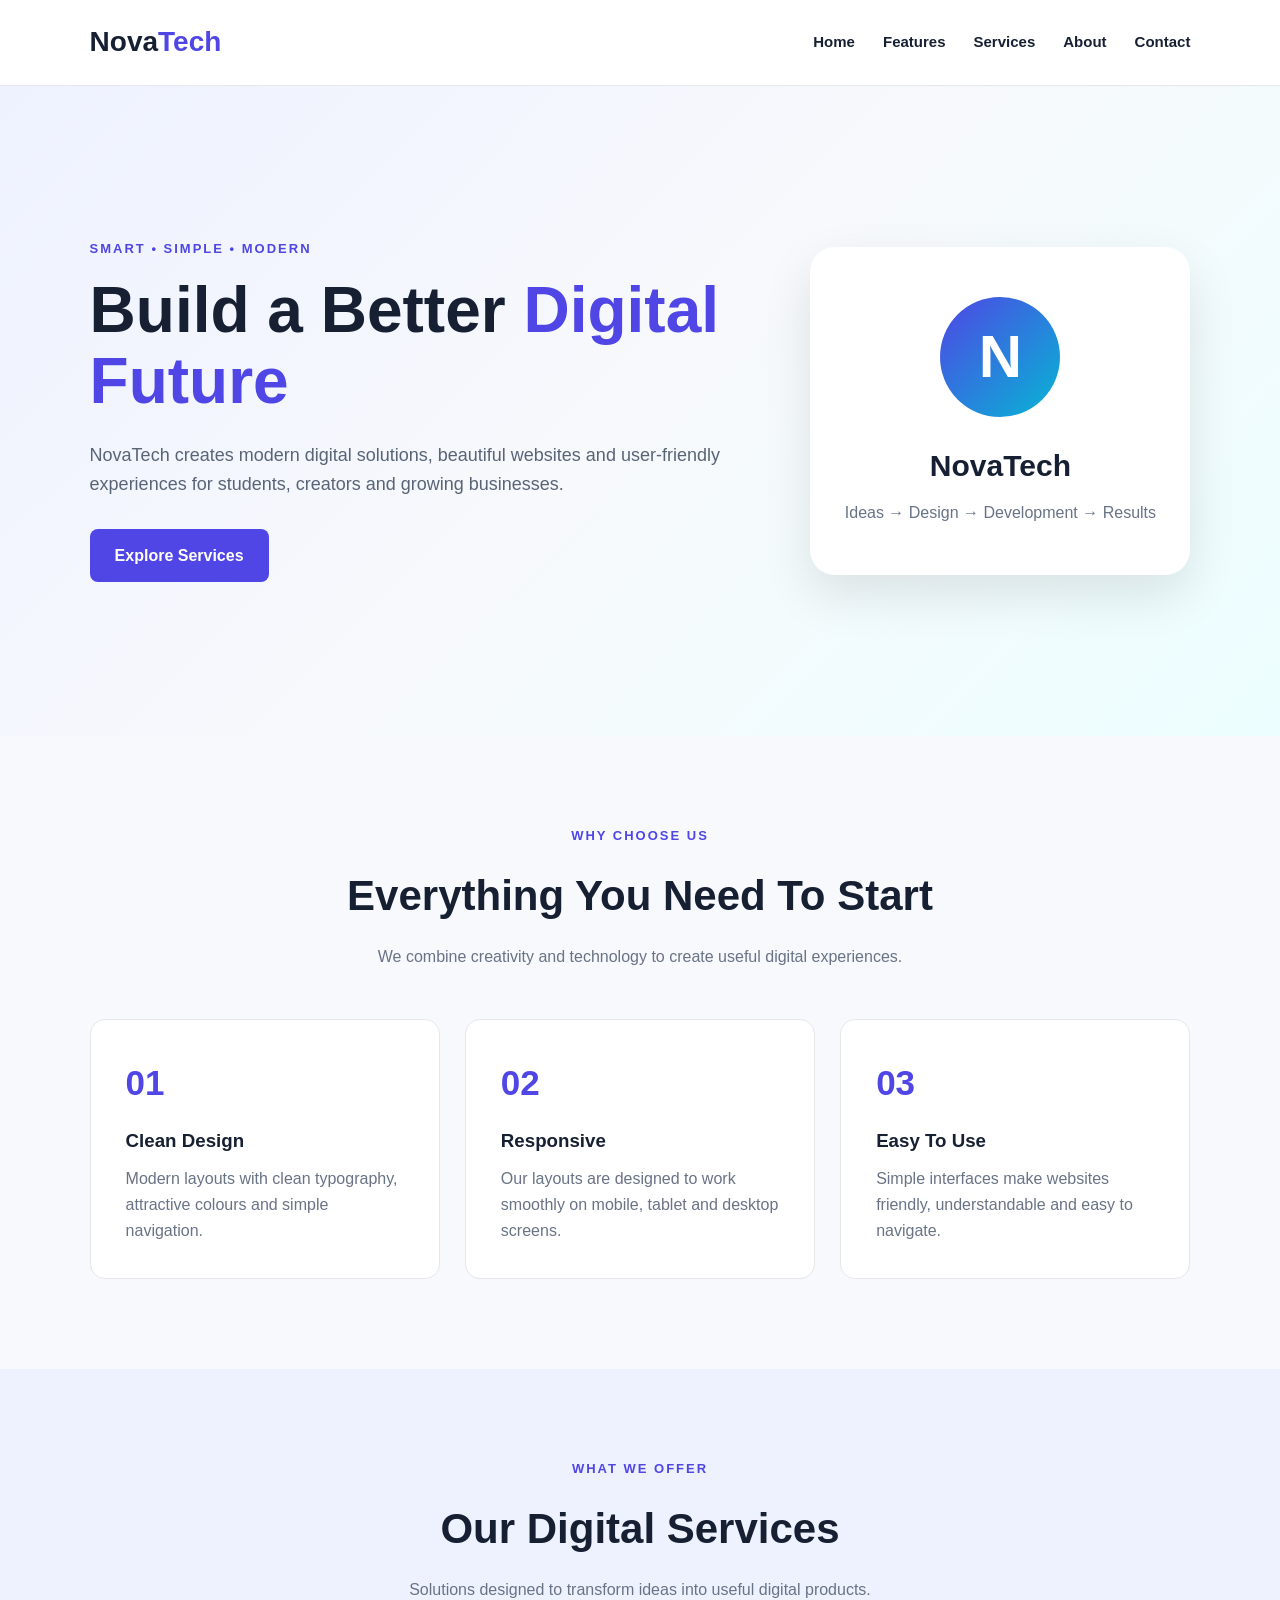
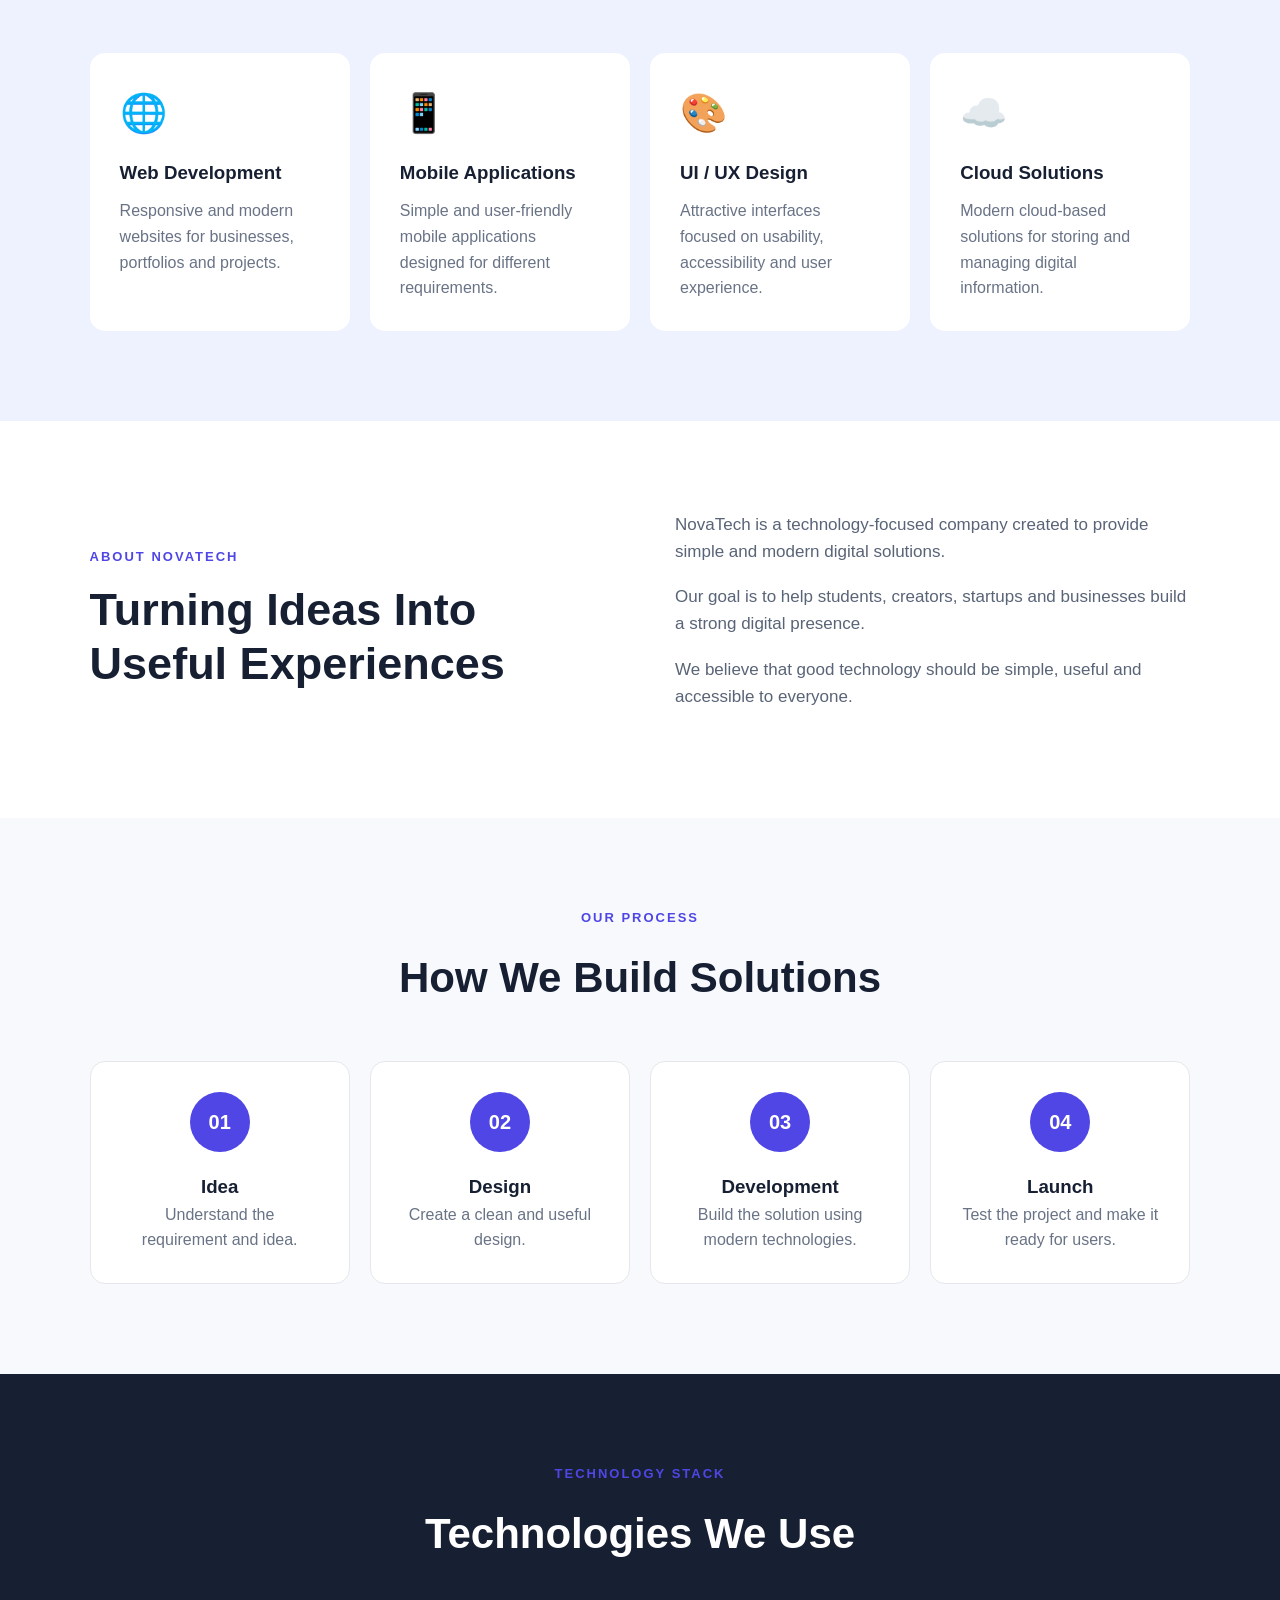
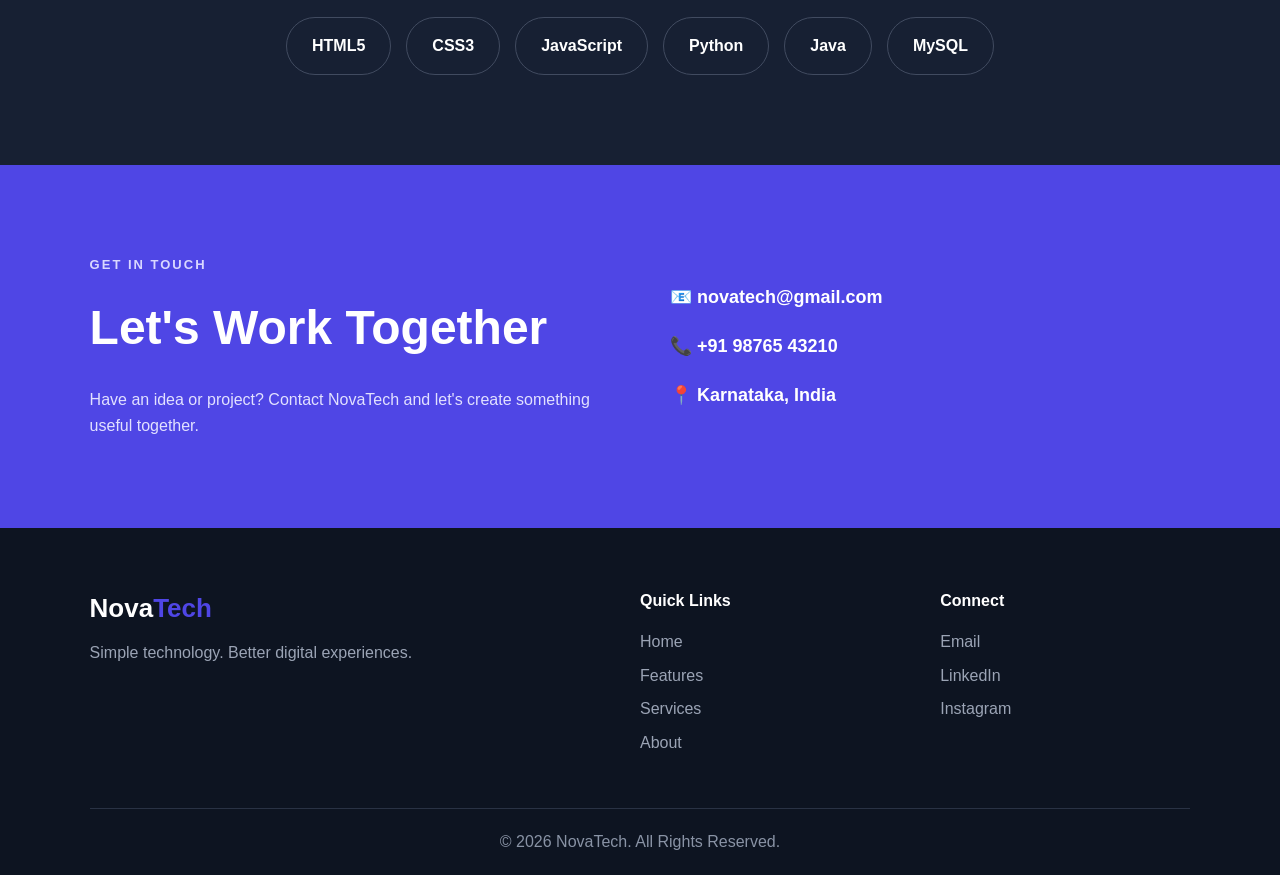
<file: Task 1/index.html>
<!DOCTYPE html>
<html lang="en">

<head>
    <meta charset="UTF-8">

    <meta name="viewport"
          content="width=device-width, initial-scale=1.0">

    <title>NovaTech - Digital Solutions</title>

    <link rel="stylesheet" href="style.css">
</head>

<body>

    <!-- ================= NAVIGATION ================= -->

    <header class="navbar">

        <div class="logo">
            Nova<span>Tech</span>
        </div>

        <nav>
            <a href="#home">Home</a>
            <a href="#features">Features</a>
            <a href="#services">Services</a>
            <a href="#about">About</a>
            <a href="#contact">Contact</a>
        </nav>

    </header>


    <!-- ================= HERO ================= -->

    <section id="home" class="hero">

        <div class="hero-content">

            <p class="tagline">
                SMART • SIMPLE • MODERN
            </p>

            <h1>
                Build a Better
                <span>Digital Future</span>
            </h1>

            <p class="hero-text">
                NovaTech creates modern digital solutions,
                beautiful websites and user-friendly experiences
                for students, creators and growing businesses.
            </p>

            <a href="#services" class="btn">
                Explore Services
            </a>

        </div>


        <div class="hero-card">

            <div class="circle">
                N
            </div>

            <h2>NovaTech</h2>

            <p>
                Ideas → Design → Development → Results
            </p>

        </div>

    </section>


    <!-- ================= FEATURES ================= -->

    <section id="features" class="section">

        <div class="section-title">

            <p class="tagline">
                WHY CHOOSE US
            </p>

            <h2>
                Everything You Need To Start
            </h2>

            <p>
                We combine creativity and technology to
                create useful digital experiences.
            </p>

        </div>


        <div class="cards">

            <div class="card">

                <span>01</span>

                <h3>Clean Design</h3>

                <p>
                    Modern layouts with clean typography,
                    attractive colours and simple navigation.
                </p>

            </div>


            <div class="card">

                <span>02</span>

                <h3>Responsive</h3>

                <p>
                    Our layouts are designed to work smoothly
                    on mobile, tablet and desktop screens.
                </p>

            </div>


            <div class="card">

                <span>03</span>

                <h3>Easy To Use</h3>

                <p>
                    Simple interfaces make websites friendly,
                    understandable and easy to navigate.
                </p>

            </div>

        </div>

    </section>


    <!-- ================= SERVICES ================= -->

    <section id="services" class="section services">

        <div class="section-title">

            <p class="tagline">
                WHAT WE OFFER
            </p>

            <h2>
                Our Digital Services
            </h2>

            <p>
                Solutions designed to transform ideas into
                useful digital products.
            </p>

        </div>


        <div class="service-grid">

            <div class="service">

                <div class="icon">🌐</div>

                <h3>Web Development</h3>

                <p>
                    Responsive and modern websites for
                    businesses, portfolios and projects.
                </p>

            </div>


            <div class="service">

                <div class="icon">📱</div>

                <h3>Mobile Applications</h3>

                <p>
                    Simple and user-friendly mobile applications
                    designed for different requirements.
                </p>

            </div>


            <div class="service">

                <div class="icon">🎨</div>

                <h3>UI / UX Design</h3>

                <p>
                    Attractive interfaces focused on usability,
                    accessibility and user experience.
                </p>

            </div>


            <div class="service">

                <div class="icon">☁️</div>

                <h3>Cloud Solutions</h3>

                <p>
                    Modern cloud-based solutions for storing
                    and managing digital information.
                </p>

            </div>

        </div>

    </section>


    <!-- ================= ABOUT ================= -->

    <section id="about" class="section about">

        <div class="about-content">

            <div>

                <p class="tagline">
                    ABOUT NOVATECH
                </p>

                <h2>
                    Turning Ideas Into
                    Useful Experiences
                </h2>

            </div>


            <div class="about-text">

                <p>
                    NovaTech is a technology-focused company
                    created to provide simple and modern digital
                    solutions.
                </p>

                <p>
                    Our goal is to help students, creators,
                    startups and businesses build a strong
                    digital presence.
                </p>

                <p>
                    We believe that good technology should be
                    simple, useful and accessible to everyone.
                </p>

            </div>

        </div>

    </section>


    <!-- ================= PROCESS ================= -->

    <section class="section">

        <div class="section-title">

            <p class="tagline">
                OUR PROCESS
            </p>

            <h2>
                How We Build Solutions
            </h2>

        </div>


        <div class="process">

            <div class="process-box">

                <strong>01</strong>

                <h3>Idea</h3>

                <p>
                    Understand the requirement and idea.
                </p>

            </div>


            <div class="process-box">

                <strong>02</strong>

                <h3>Design</h3>

                <p>
                    Create a clean and useful design.
                </p>

            </div>


            <div class="process-box">

                <strong>03</strong>

                <h3>Development</h3>

                <p>
                    Build the solution using modern technologies.
                </p>

            </div>


            <div class="process-box">

                <strong>04</strong>

                <h3>Launch</h3>

                <p>
                    Test the project and make it ready for users.
                </p>

            </div>

        </div>

    </section>


    <!-- ================= TECHNOLOGIES ================= -->

    <section class="technology">

        <div class="section-title">

            <p class="tagline">
                TECHNOLOGY STACK
            </p>

            <h2>
                Technologies We Use
            </h2>

        </div>


        <div class="tech-list">

            <span>HTML5</span>
            <span>CSS3</span>
            <span>JavaScript</span>
            <span>Python</span>
            <span>Java</span>
            <span>MySQL</span>

        </div>

    </section>


    <!-- ================= CONTACT ================= -->

    <section id="contact" class="contact">

        <div>

            <p class="tagline">
                GET IN TOUCH
            </p>

            <h2>
                Let's Work Together
            </h2>

            <p>
                Have an idea or project? Contact NovaTech
                and let's create something useful together.
            </p>

        </div>


        <div class="contact-info">

            <p>
                📧 novatech@gmail.com
            </p>

            <p>
                📞 +91 98765 43210
            </p>

            <p>
                📍 Karnataka, India
            </p>

        </div>

    </section>


    <!-- ================= FOOTER ================= -->

    <footer>

        <div class="footer-content">

            <div>

                <h3>
                    Nova<span>Tech</span>
                </h3>

                <p>
                    Simple technology.
                    Better digital experiences.
                </p>

            </div>


            <div>

                <h4>Quick Links</h4>

                <a href="#home">Home</a>
                <a href="#features">Features</a>
                <a href="#services">Services</a>
                <a href="#about">About</a>

            </div>


            <div>

                <h4>Connect</h4>

                <a href="mailto:novatech@gmail.com">
                    Email
                </a>

                <a href="#">
                    LinkedIn
                </a>

                <a href="#">
                    Instagram
                </a>

            </div>

        </div>


        <div class="copyright">

            <p>
                © 2026 NovaTech. All Rights Reserved.
            </p>

        </div>

    </footer>

</body>

</html>
</file>
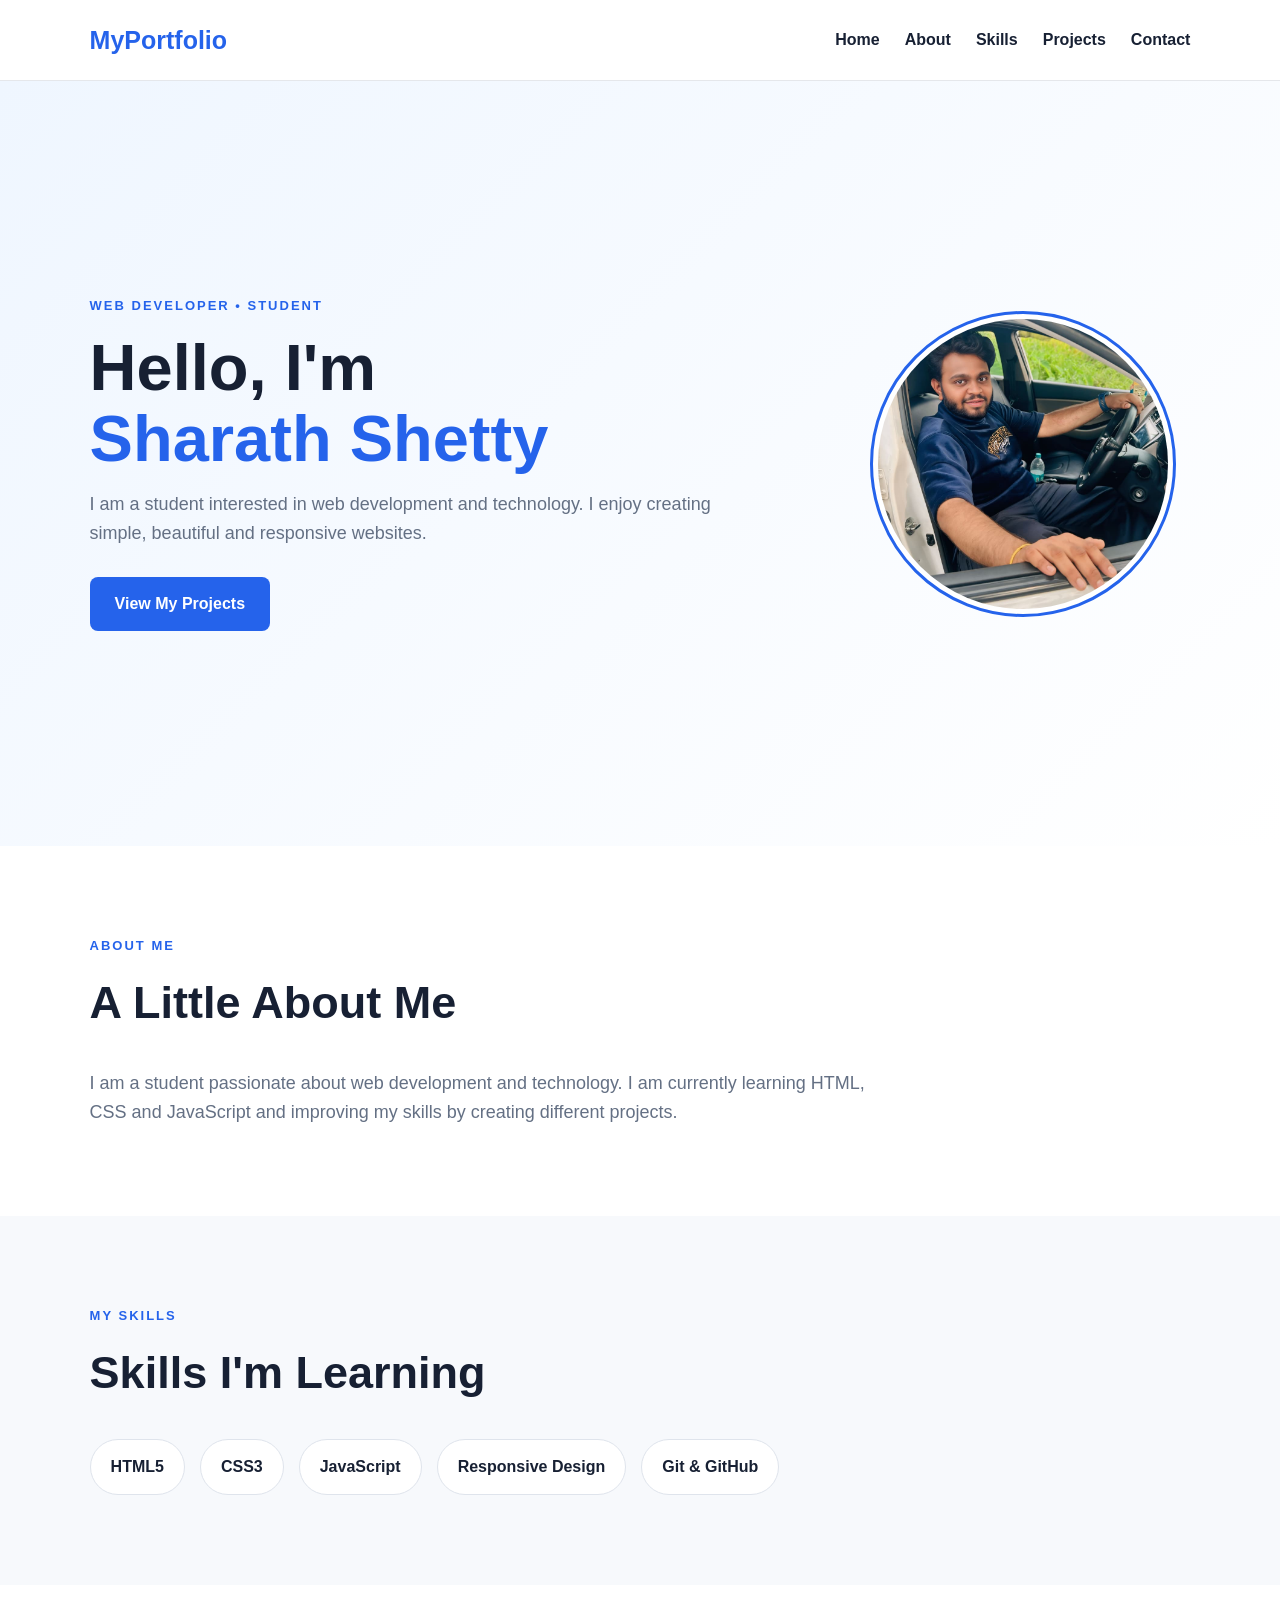
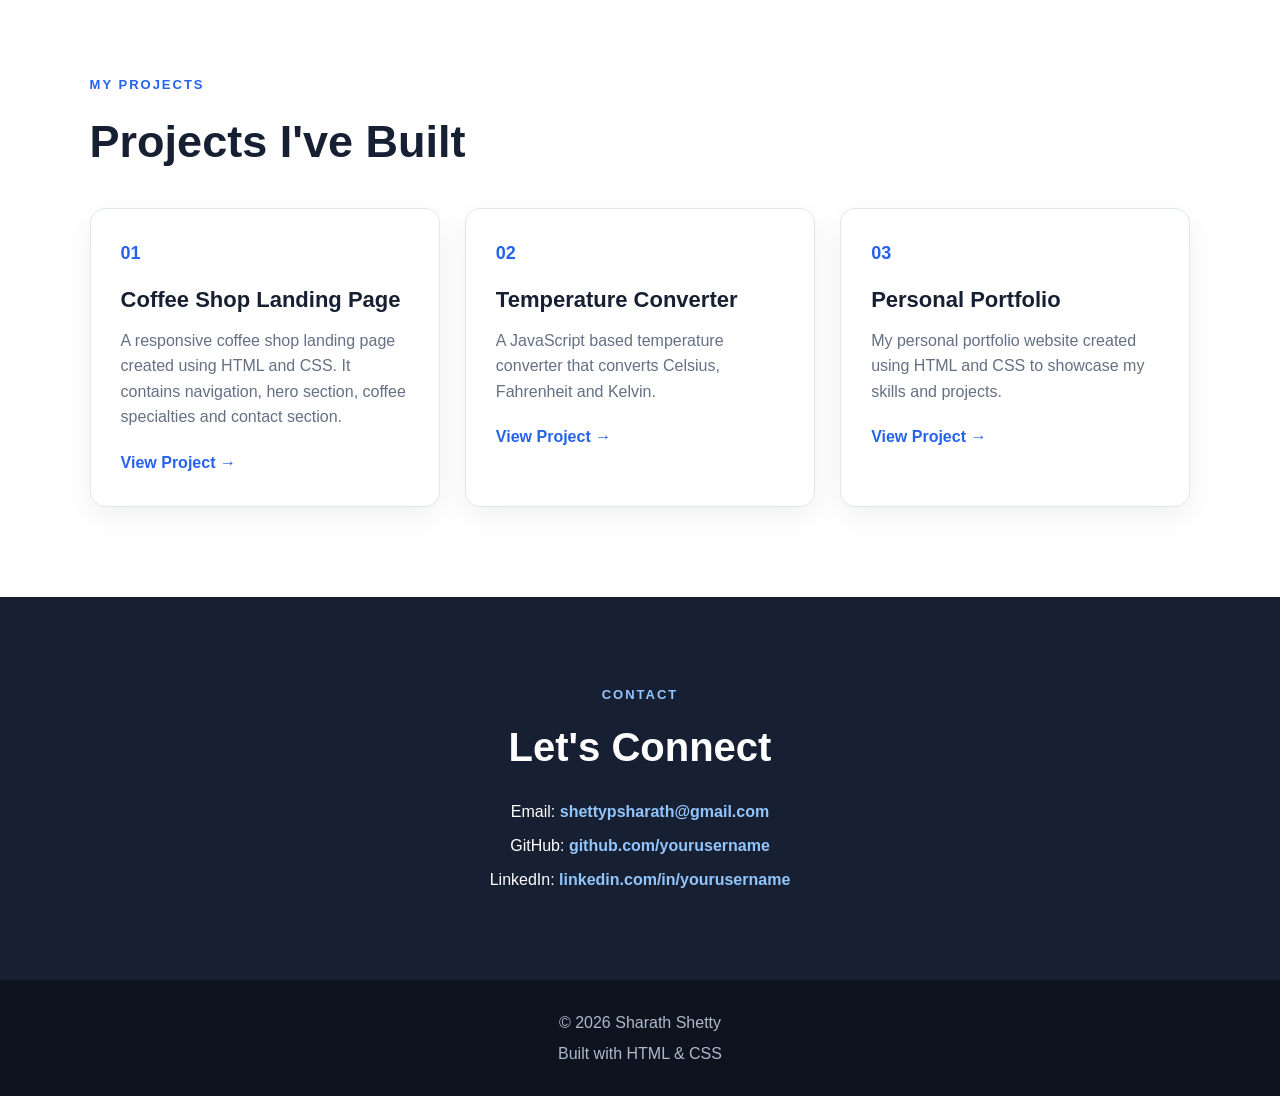
<file: Task 2/index.html>
<!DOCTYPE html>
<html lang="en">

<head>

    <meta charset="UTF-8">

    <meta name="viewport"
          content="width=device-width, initial-scale=1.0">

    <title>My Personal Portfolio</title>

    <link rel="stylesheet" href="style.css">

</head>


<body>


    <!-- ================= NAVBAR ================= -->

    <header>

        <div class="logo">
            MyPortfolio
        </div>


        <nav>

            <a href="#home">Home</a>

            <a href="#about">About</a>

            <a href="#skills">Skills</a>

            <a href="#projects">Projects</a>

            <a href="#contact">Contact</a>

        </nav>

    </header>



    <!-- ================= HOME ================= -->

    <section id="home" class="home">


        <div class="home-content">

            <p class="small-title">
                WEB DEVELOPER • STUDENT
            </p>


            <h1>

                Hello, I'm

                <span>
                    Sharath Shetty
                </span>

            </h1>


            <p class="description">

                I am a student interested in
                web development and technology.
                I enjoy creating simple,
                beautiful and responsive websites.

            </p>


            <a href="#projects" class="button">

                View My Projects

            </a>

        </div>



        <!-- ================= PROFILE PHOTO ================= -->

        <div class="profile">

            <div class="profile-photo">

                <img src="myphoto.jpg"
                     alt="Sharath Shetty">

            </div>

        </div>

    </section>



    <!-- ================= ABOUT ================= -->

    <section id="about" class="section">

        <p class="small-title">
            ABOUT ME
        </p>


        <h2>
            A Little About Me
        </h2>


        <p class="about-text">

            I am a student passionate about
            web development and technology.
            I am currently learning HTML,
            CSS and JavaScript and improving
            my skills by creating different
            projects.

        </p>

    </section>



    <!-- ================= SKILLS ================= -->

    <section id="skills" class="section skills-section">

        <p class="small-title">
            MY SKILLS
        </p>


        <h2>
            Skills I'm Learning
        </h2>


        <div class="skills">


            <div class="skill">
                HTML5
            </div>


            <div class="skill">
                CSS3
            </div>


            <div class="skill">
                JavaScript
            </div>


            <div class="skill">
                Responsive Design
            </div>


            <div class="skill">
                Git & GitHub
            </div>


        </div>

    </section>



    <!-- ================= PROJECTS ================= -->

    <section id="projects" class="section">

        <p class="small-title">
            MY PROJECTS
        </p>


        <h2>
            Projects I've Built
        </h2>



        <div class="projects">


            <!-- Project 1 -->

            <div class="project">

                <div class="project-number">
                    01
                </div>


                <h3>
                    Coffee Shop Landing Page
                </h3>


                <p>

                    A responsive coffee shop landing
                    page created using HTML and CSS.
                    It contains navigation, hero section,
                    coffee specialties and contact section.

                </p>


                <a href="#">
                    View Project →
                </a>

            </div>



            <!-- Project 2 -->

            <div class="project">

                <div class="project-number">
                    02
                </div>


                <h3>
                    Temperature Converter
                </h3>


                <p>

                    A JavaScript based temperature
                    converter that converts Celsius,
                    Fahrenheit and Kelvin.

                </p>


                <a href="#">
                    View Project →
                </a>

            </div>



            <!-- Project 3 -->

            <div class="project">

                <div class="project-number">
                    03
                </div>


                <h3>
                    Personal Portfolio
                </h3>


                <p>

                    My personal portfolio website
                    created using HTML and CSS
                    to showcase my skills and projects.

                </p>


                <a href="#">
                    View Project →
                </a>

            </div>


        </div>

    </section>



    <!-- ================= CONTACT ================= -->

    <section id="contact" class="contact">

        <p class="small-title">
            CONTACT
        </p>


        <h2>
            Let's Connect
        </h2>


        <p>

            Email:

            <a href="mailto:shettypsharath@gmail.com">

                shettypsharath@gmail.com

            </a>

        </p>


        <p>

            GitHub:

            <a href="#" target="_blank">

                github.com/yourusername

            </a>

        </p>


        <p>

            LinkedIn:

            <a href="#" target="_blank">

                linkedin.com/in/yourusername

            </a>

        </p>

    </section>



    <!-- ================= FOOTER ================= -->

    <footer>

        <p>

            © 2026 Sharath Shetty

        </p>


        <p>

            Built with HTML & CSS

        </p>

    </footer>


</body>

</html>
</file>
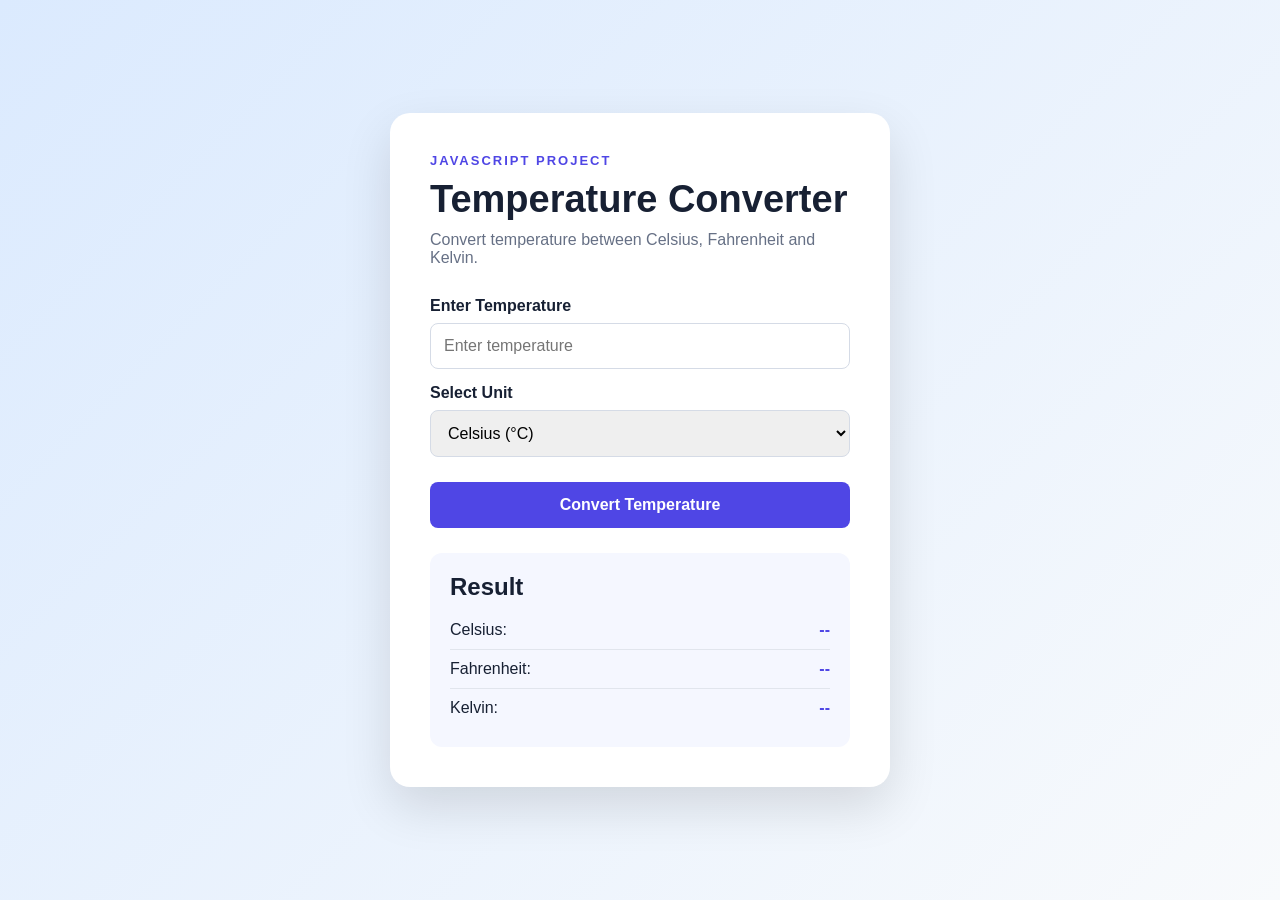
<file: Task 3/index.html>
<!DOCTYPE html>
<html lang="en">

<head>

    <meta charset="UTF-8">

    <meta name="viewport"
          content="width=device-width, initial-scale=1.0">

    <title>Temperature Converter</title>

    <link rel="stylesheet" href="style.css">

</head>

<body>

    <div class="container">

        <div class="converter">

            <p class="heading">
                JAVASCRIPT PROJECT
            </p>

            <h1>
                Temperature Converter
            </h1>

            <p class="description">
                Convert temperature between
                Celsius, Fahrenheit and Kelvin.
            </p>


            <!-- Temperature Input -->

            <label for="temperature">
                Enter Temperature
            </label>

            <input
                type="number"
                id="temperature"
                placeholder="Enter temperature"
            >


            <!-- Unit Selection -->

            <label for="unit">
                Select Unit
            </label>

            <select id="unit">

                <option value="celsius">
                    Celsius (°C)
                </option>

                <option value="fahrenheit">
                    Fahrenheit (°F)
                </option>

                <option value="kelvin">
                    Kelvin (K)
                </option>

            </select>


            <!-- Convert Button -->

            <button onclick="convertTemperature()">

                Convert Temperature

            </button>


            <!-- Error Message -->

            <p id="error"></p>


            <!-- Results -->

            <div id="result" class="result">

                <h2>
                    Result
                </h2>

                <p>
                    Celsius:
                    <span id="celsius">
                        --
                    </span>
                </p>

                <p>
                    Fahrenheit:
                    <span id="fahrenheit">
                        --
                    </span>
                </p>

                <p>
                    Kelvin:
                    <span id="kelvin">
                        --
                    </span>
                </p>

            </div>

        </div>

    </div>


    <script src="script.js"></script>

</body>

</html>
</file>
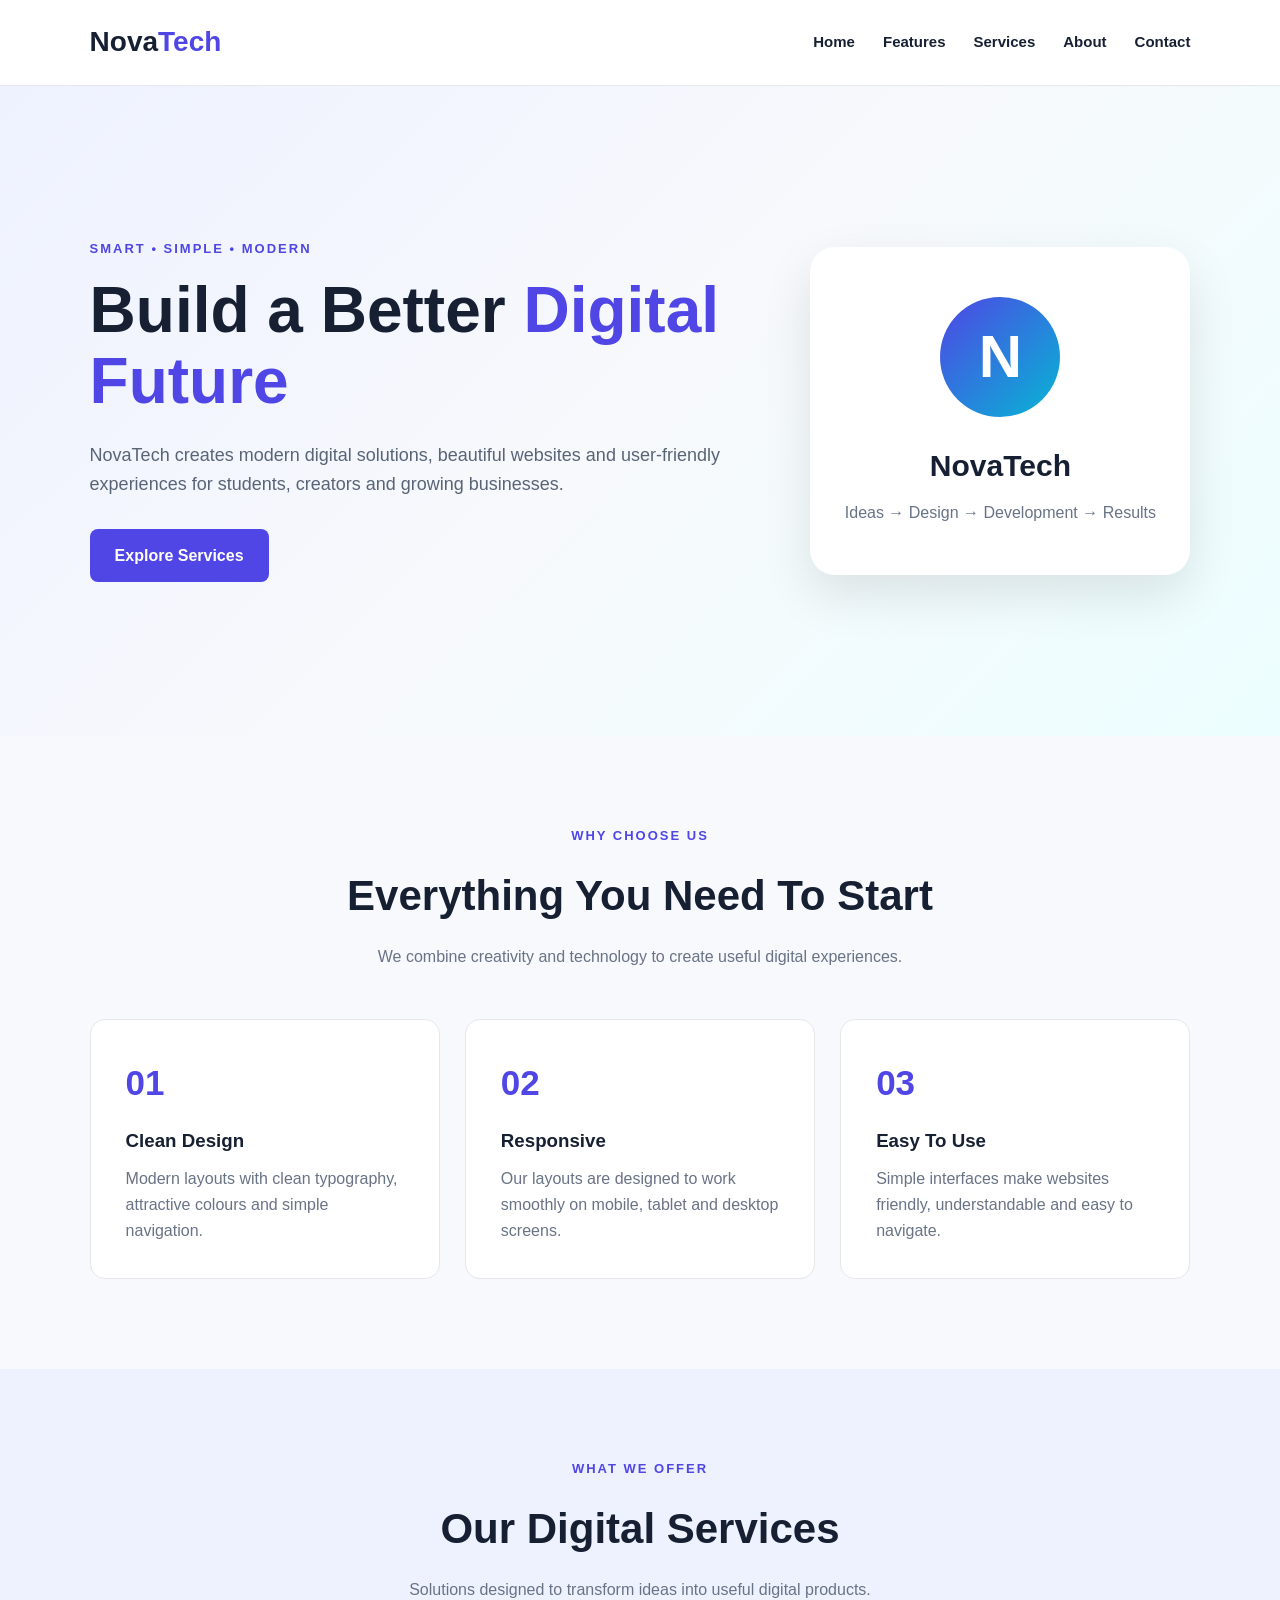
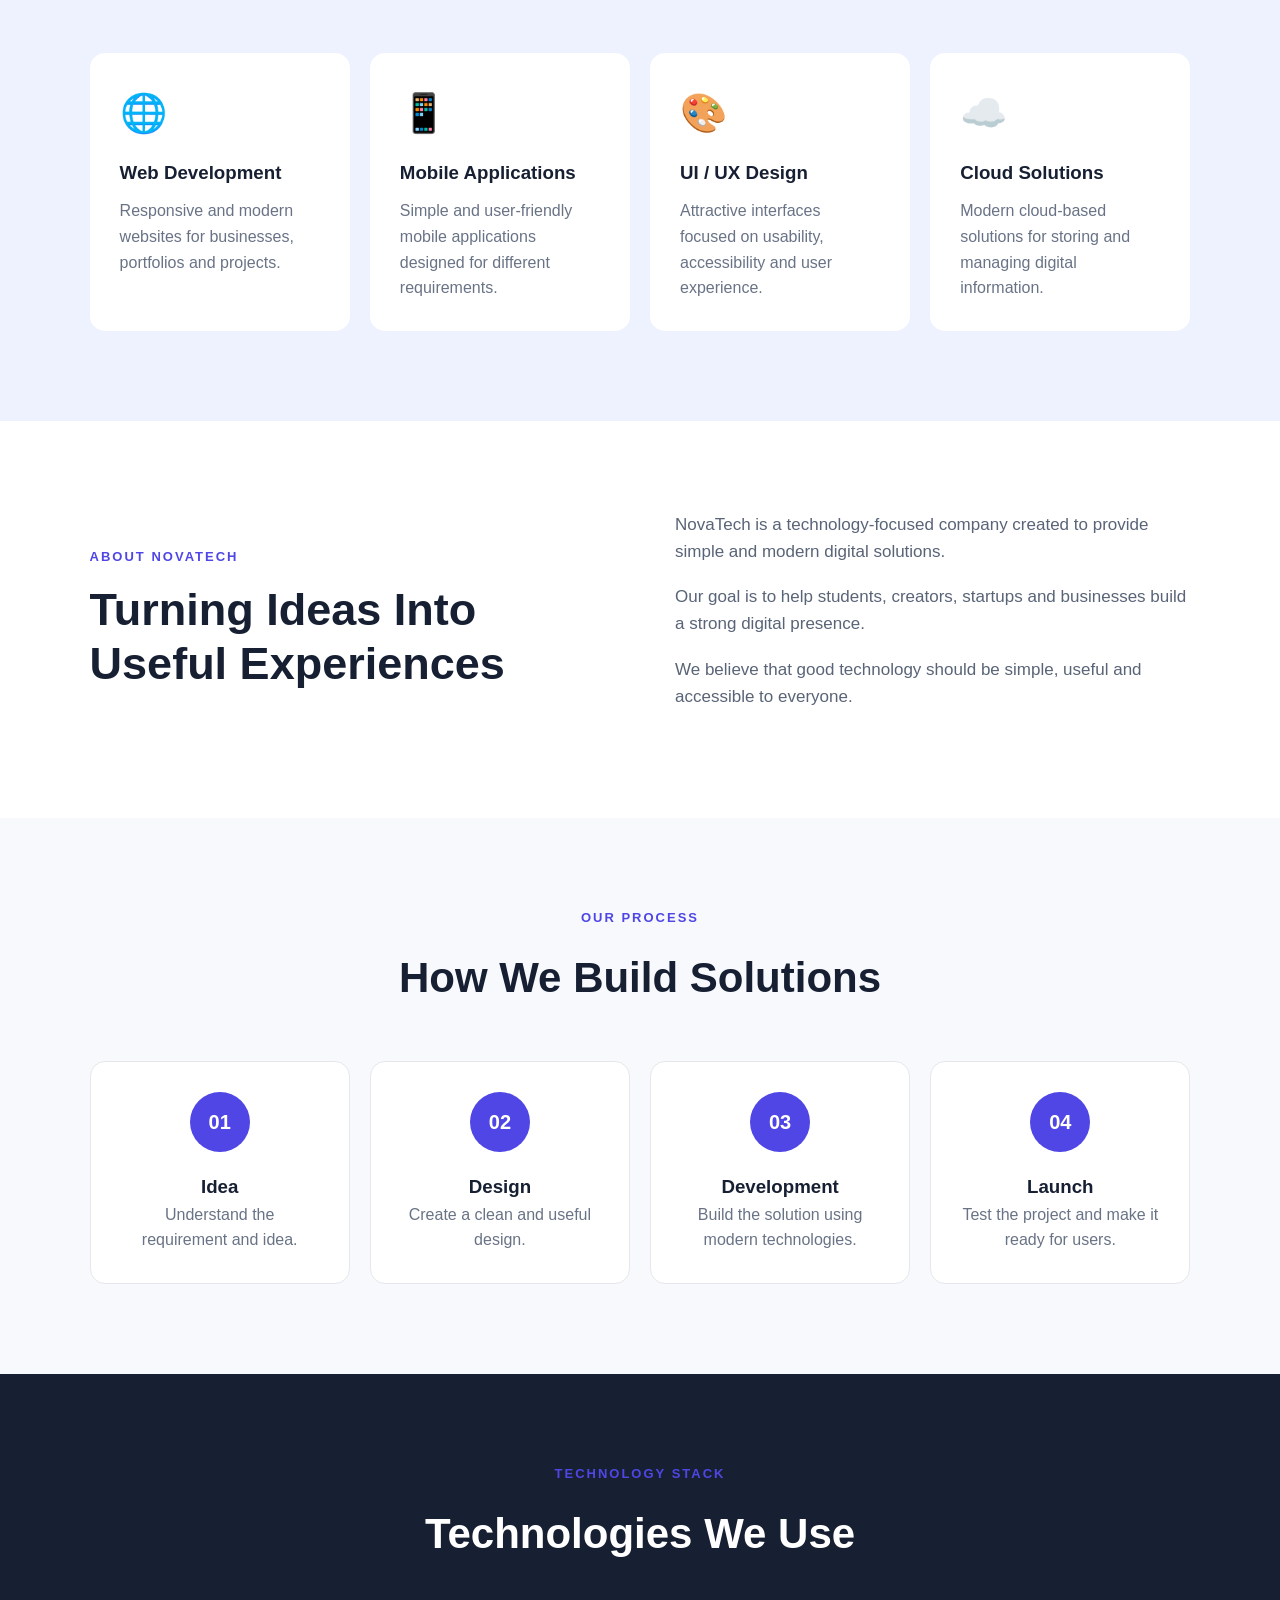
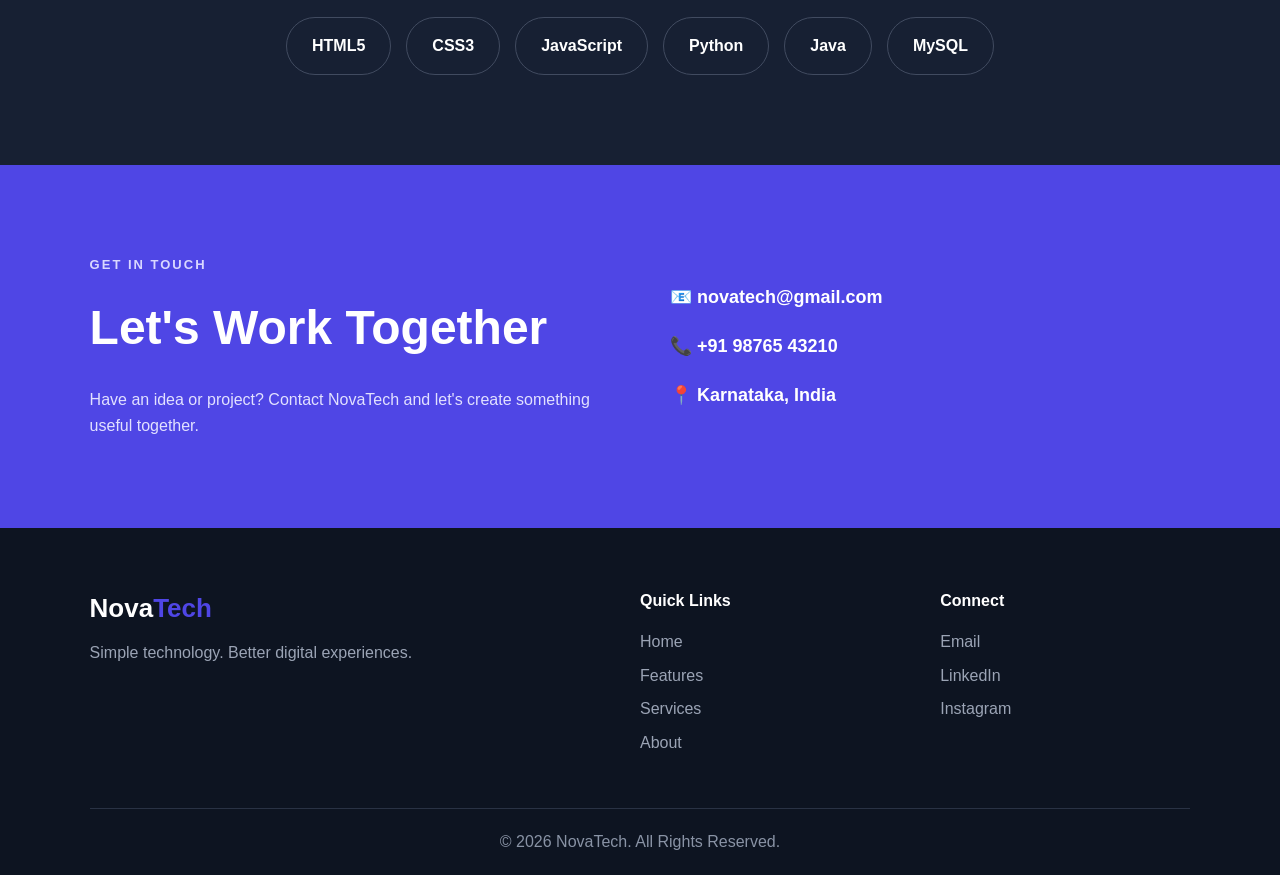
<file: OASIB/Task 1/index.html>
<!DOCTYPE html>
<html lang="en">

<head>
    <meta charset="UTF-8">

    <meta name="viewport"
          content="width=device-width, initial-scale=1.0">

    <title>NovaTech - Digital Solutions</title>

    <link rel="stylesheet" href="style.css">
</head>

<body>

    <!-- ================= NAVIGATION ================= -->

    <header class="navbar">

        <div class="logo">
            Nova<span>Tech</span>
        </div>

        <nav>
            <a href="#home">Home</a>
            <a href="#features">Features</a>
            <a href="#services">Services</a>
            <a href="#about">About</a>
            <a href="#contact">Contact</a>
        </nav>

    </header>


    <!-- ================= HERO ================= -->

    <section id="home" class="hero">

        <div class="hero-content">

            <p class="tagline">
                SMART • SIMPLE • MODERN
            </p>

            <h1>
                Build a Better
                <span>Digital Future</span>
            </h1>

            <p class="hero-text">
                NovaTech creates modern digital solutions,
                beautiful websites and user-friendly experiences
                for students, creators and growing businesses.
            </p>

            <a href="#services" class="btn">
                Explore Services
            </a>

        </div>


        <div class="hero-card">

            <div class="circle">
                N
            </div>

            <h2>NovaTech</h2>

            <p>
                Ideas → Design → Development → Results
            </p>

        </div>

    </section>


    <!-- ================= FEATURES ================= -->

    <section id="features" class="section">

        <div class="section-title">

            <p class="tagline">
                WHY CHOOSE US
            </p>

            <h2>
                Everything You Need To Start
            </h2>

            <p>
                We combine creativity and technology to
                create useful digital experiences.
            </p>

        </div>


        <div class="cards">

            <div class="card">

                <span>01</span>

                <h3>Clean Design</h3>

                <p>
                    Modern layouts with clean typography,
                    attractive colours and simple navigation.
                </p>

            </div>


            <div class="card">

                <span>02</span>

                <h3>Responsive</h3>

                <p>
                    Our layouts are designed to work smoothly
                    on mobile, tablet and desktop screens.
                </p>

            </div>


            <div class="card">

                <span>03</span>

                <h3>Easy To Use</h3>

                <p>
                    Simple interfaces make websites friendly,
                    understandable and easy to navigate.
                </p>

            </div>

        </div>

    </section>


    <!-- ================= SERVICES ================= -->

    <section id="services" class="section services">

        <div class="section-title">

            <p class="tagline">
                WHAT WE OFFER
            </p>

            <h2>
                Our Digital Services
            </h2>

            <p>
                Solutions designed to transform ideas into
                useful digital products.
            </p>

        </div>


        <div class="service-grid">

            <div class="service">

                <div class="icon">🌐</div>

                <h3>Web Development</h3>

                <p>
                    Responsive and modern websites for
                    businesses, portfolios and projects.
                </p>

            </div>


            <div class="service">

                <div class="icon">📱</div>

                <h3>Mobile Applications</h3>

                <p>
                    Simple and user-friendly mobile applications
                    designed for different requirements.
                </p>

            </div>


            <div class="service">

                <div class="icon">🎨</div>

                <h3>UI / UX Design</h3>

                <p>
                    Attractive interfaces focused on usability,
                    accessibility and user experience.
                </p>

            </div>


            <div class="service">

                <div class="icon">☁️</div>

                <h3>Cloud Solutions</h3>

                <p>
                    Modern cloud-based solutions for storing
                    and managing digital information.
                </p>

            </div>

        </div>

    </section>


    <!-- ================= ABOUT ================= -->

    <section id="about" class="section about">

        <div class="about-content">

            <div>

                <p class="tagline">
                    ABOUT NOVATECH
                </p>

                <h2>
                    Turning Ideas Into
                    Useful Experiences
                </h2>

            </div>


            <div class="about-text">

                <p>
                    NovaTech is a technology-focused company
                    created to provide simple and modern digital
                    solutions.
                </p>

                <p>
                    Our goal is to help students, creators,
                    startups and businesses build a strong
                    digital presence.
                </p>

                <p>
                    We believe that good technology should be
                    simple, useful and accessible to everyone.
                </p>

            </div>

        </div>

    </section>


    <!-- ================= PROCESS ================= -->

    <section class="section">

        <div class="section-title">

            <p class="tagline">
                OUR PROCESS
            </p>

            <h2>
                How We Build Solutions
            </h2>

        </div>


        <div class="process">

            <div class="process-box">

                <strong>01</strong>

                <h3>Idea</h3>

                <p>
                    Understand the requirement and idea.
                </p>

            </div>


            <div class="process-box">

                <strong>02</strong>

                <h3>Design</h3>

                <p>
                    Create a clean and useful design.
                </p>

            </div>


            <div class="process-box">

                <strong>03</strong>

                <h3>Development</h3>

                <p>
                    Build the solution using modern technologies.
                </p>

            </div>


            <div class="process-box">

                <strong>04</strong>

                <h3>Launch</h3>

                <p>
                    Test the project and make it ready for users.
                </p>

            </div>

        </div>

    </section>


    <!-- ================= TECHNOLOGIES ================= -->

    <section class="technology">

        <div class="section-title">

            <p class="tagline">
                TECHNOLOGY STACK
            </p>

            <h2>
                Technologies We Use
            </h2>

        </div>


        <div class="tech-list">

            <span>HTML5</span>
            <span>CSS3</span>
            <span>JavaScript</span>
            <span>Python</span>
            <span>Java</span>
            <span>MySQL</span>

        </div>

    </section>


    <!-- ================= CONTACT ================= -->

    <section id="contact" class="contact">

        <div>

            <p class="tagline">
                GET IN TOUCH
            </p>

            <h2>
                Let's Work Together
            </h2>

            <p>
                Have an idea or project? Contact NovaTech
                and let's create something useful together.
            </p>

        </div>


        <div class="contact-info">

            <p>
                📧 novatech@gmail.com
            </p>

            <p>
                📞 +91 98765 43210
            </p>

            <p>
                📍 Karnataka, India
            </p>

        </div>

    </section>


    <!-- ================= FOOTER ================= -->

    <footer>

        <div class="footer-content">

            <div>

                <h3>
                    Nova<span>Tech</span>
                </h3>

                <p>
                    Simple technology.
                    Better digital experiences.
                </p>

            </div>


            <div>

                <h4>Quick Links</h4>

                <a href="#home">Home</a>
                <a href="#features">Features</a>
                <a href="#services">Services</a>
                <a href="#about">About</a>

            </div>


            <div>

                <h4>Connect</h4>

                <a href="mailto:novatech@gmail.com">
                    Email
                </a>

                <a href="#">
                    LinkedIn
                </a>

                <a href="#">
                    Instagram
                </a>

            </div>

        </div>


        <div class="copyright">

            <p>
                © 2026 NovaTech. All Rights Reserved.
            </p>

        </div>

    </footer>

</body>

</html>
</file>
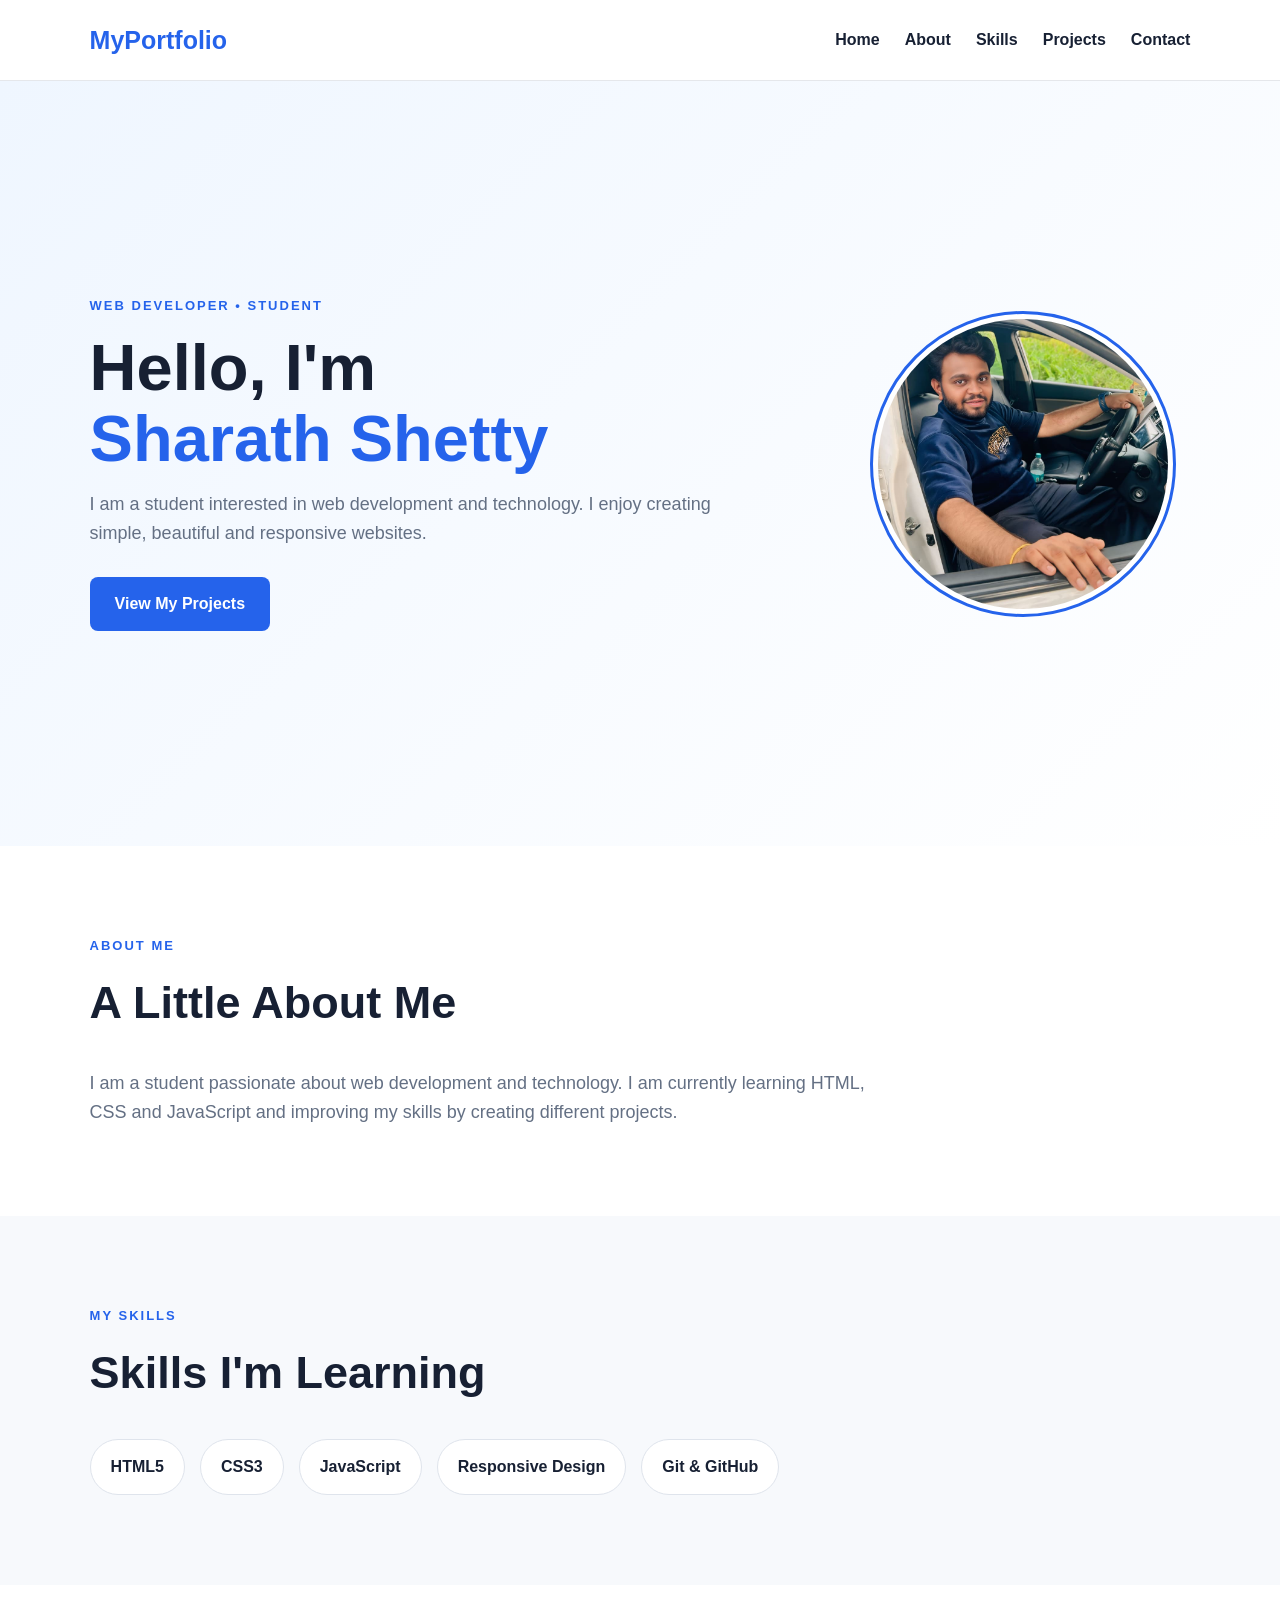
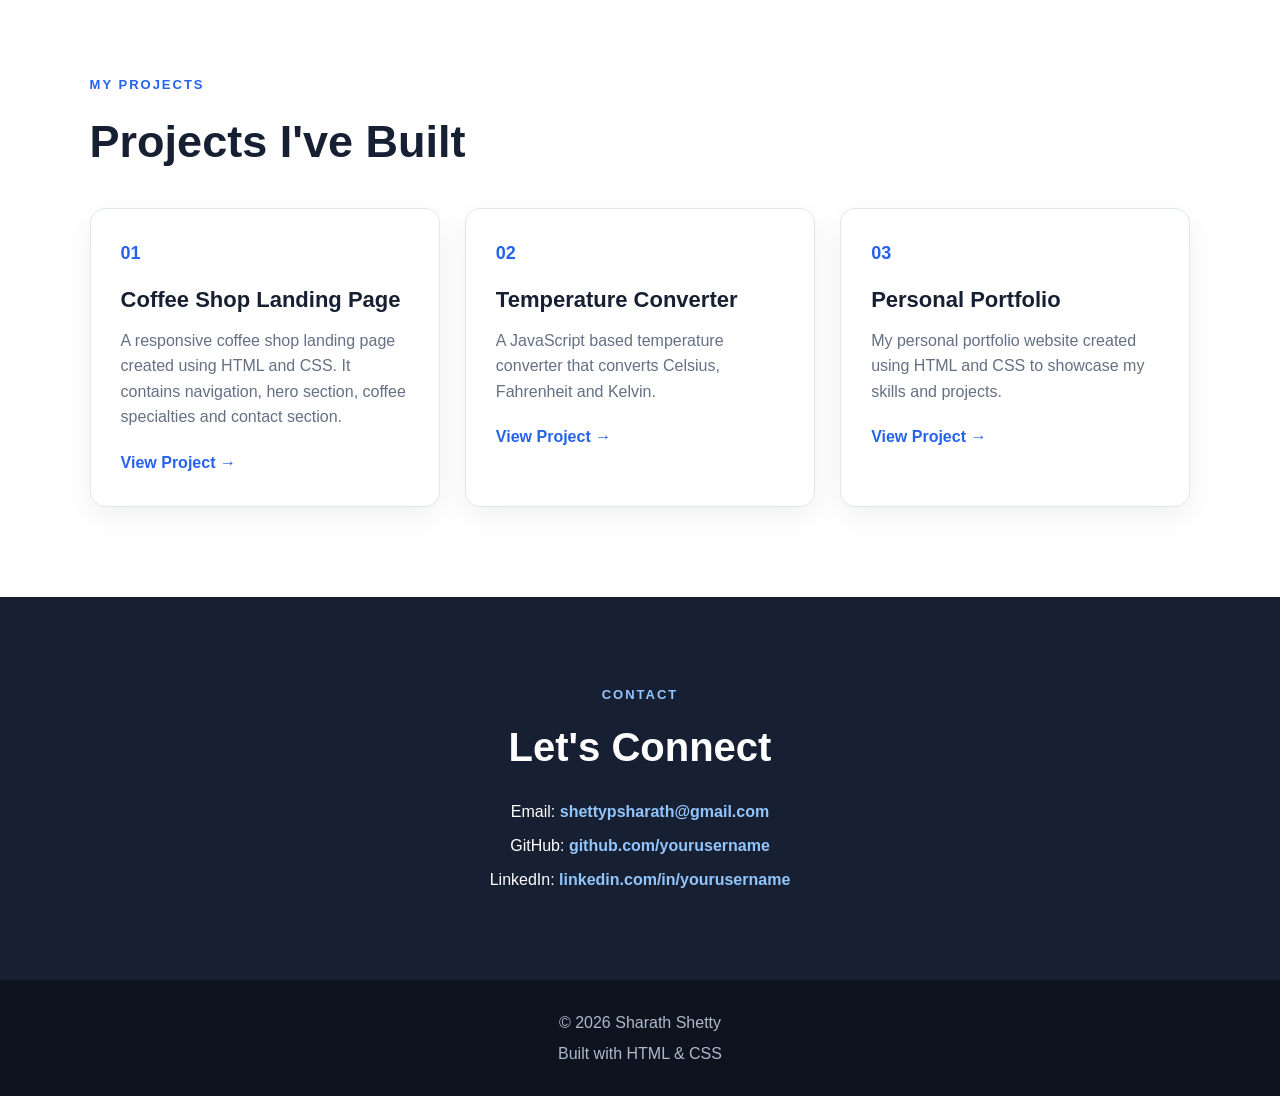
<file: OASIB/Task 2/index.html>
<!DOCTYPE html>
<html lang="en">

<head>

    <meta charset="UTF-8">

    <meta name="viewport"
          content="width=device-width, initial-scale=1.0">

    <title>My Personal Portfolio</title>

    <link rel="stylesheet" href="style.css">

</head>


<body>


    <!-- ================= NAVBAR ================= -->

    <header>

        <div class="logo">
            MyPortfolio
        </div>


        <nav>

            <a href="#home">Home</a>

            <a href="#about">About</a>

            <a href="#skills">Skills</a>

            <a href="#projects">Projects</a>

            <a href="#contact">Contact</a>

        </nav>

    </header>



    <!-- ================= HOME ================= -->

    <section id="home" class="home">


        <div class="home-content">

            <p class="small-title">
                WEB DEVELOPER • STUDENT
            </p>


            <h1>

                Hello, I'm

                <span>
                    Sharath Shetty
                </span>

            </h1>


            <p class="description">

                I am a student interested in
                web development and technology.
                I enjoy creating simple,
                beautiful and responsive websites.

            </p>


            <a href="#projects" class="button">

                View My Projects

            </a>

        </div>



        <!-- ================= PROFILE PHOTO ================= -->

        <div class="profile">

            <div class="profile-photo">

                <img src="myphoto.jpg"
                     alt="Sharath Shetty">

            </div>

        </div>

    </section>



    <!-- ================= ABOUT ================= -->

    <section id="about" class="section">

        <p class="small-title">
            ABOUT ME
        </p>


        <h2>
            A Little About Me
        </h2>


        <p class="about-text">

            I am a student passionate about
            web development and technology.
            I am currently learning HTML,
            CSS and JavaScript and improving
            my skills by creating different
            projects.

        </p>

    </section>



    <!-- ================= SKILLS ================= -->

    <section id="skills" class="section skills-section">

        <p class="small-title">
            MY SKILLS
        </p>


        <h2>
            Skills I'm Learning
        </h2>


        <div class="skills">


            <div class="skill">
                HTML5
            </div>


            <div class="skill">
                CSS3
            </div>


            <div class="skill">
                JavaScript
            </div>


            <div class="skill">
                Responsive Design
            </div>


            <div class="skill">
                Git & GitHub
            </div>


        </div>

    </section>



    <!-- ================= PROJECTS ================= -->

    <section id="projects" class="section">

        <p class="small-title">
            MY PROJECTS
        </p>


        <h2>
            Projects I've Built
        </h2>



        <div class="projects">


            <!-- Project 1 -->

            <div class="project">

                <div class="project-number">
                    01
                </div>


                <h3>
                    Coffee Shop Landing Page
                </h3>


                <p>

                    A responsive coffee shop landing
                    page created using HTML and CSS.
                    It contains navigation, hero section,
                    coffee specialties and contact section.

                </p>


                <a href="#">
                    View Project →
                </a>

            </div>



            <!-- Project 2 -->

            <div class="project">

                <div class="project-number">
                    02
                </div>


                <h3>
                    Temperature Converter
                </h3>


                <p>

                    A JavaScript based temperature
                    converter that converts Celsius,
                    Fahrenheit and Kelvin.

                </p>


                <a href="#">
                    View Project →
                </a>

            </div>



            <!-- Project 3 -->

            <div class="project">

                <div class="project-number">
                    03
                </div>


                <h3>
                    Personal Portfolio
                </h3>


                <p>

                    My personal portfolio website
                    created using HTML and CSS
                    to showcase my skills and projects.

                </p>


                <a href="#">
                    View Project →
                </a>

            </div>


        </div>

    </section>



    <!-- ================= CONTACT ================= -->

    <section id="contact" class="contact">

        <p class="small-title">
            CONTACT
        </p>


        <h2>
            Let's Connect
        </h2>


        <p>

            Email:

            <a href="mailto:shettypsharath@gmail.com">

                shettypsharath@gmail.com

            </a>

        </p>


        <p>

            GitHub:

            <a href="#" target="_blank">

                github.com/yourusername

            </a>

        </p>


        <p>

            LinkedIn:

            <a href="#" target="_blank">

                linkedin.com/in/yourusername

            </a>

        </p>

    </section>



    <!-- ================= FOOTER ================= -->

    <footer>

        <p>

            © 2026 Sharath Shetty

        </p>


        <p>

            Built with HTML & CSS

        </p>

    </footer>


</body>

</html>
</file>
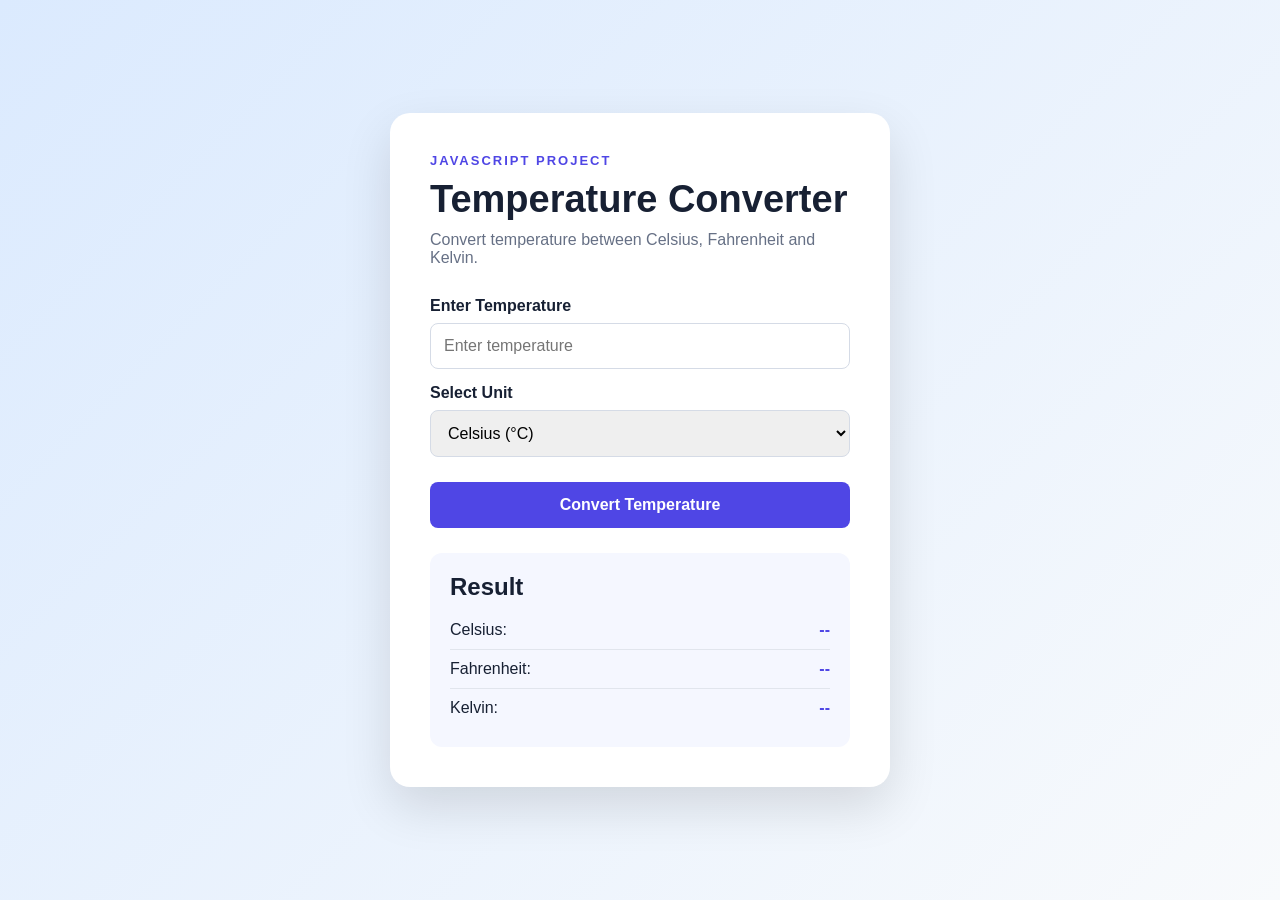
<file: OASIB/Task 3/index.html>
<!DOCTYPE html>
<html lang="en">

<head>

    <meta charset="UTF-8">

    <meta name="viewport"
          content="width=device-width, initial-scale=1.0">

    <title>Temperature Converter</title>

    <link rel="stylesheet" href="style.css">

</head>

<body>

    <div class="container">

        <div class="converter">

            <p class="heading">
                JAVASCRIPT PROJECT
            </p>

            <h1>
                Temperature Converter
            </h1>

            <p class="description">
                Convert temperature between
                Celsius, Fahrenheit and Kelvin.
            </p>


            <!-- Temperature Input -->

            <label for="temperature">
                Enter Temperature
            </label>

            <input
                type="number"
                id="temperature"
                placeholder="Enter temperature"
            >


            <!-- Unit Selection -->

            <label for="unit">
                Select Unit
            </label>

            <select id="unit">

                <option value="celsius">
                    Celsius (°C)
                </option>

                <option value="fahrenheit">
                    Fahrenheit (°F)
                </option>

                <option value="kelvin">
                    Kelvin (K)
                </option>

            </select>


            <!-- Convert Button -->

            <button onclick="convertTemperature()">

                Convert Temperature

            </button>


            <!-- Error Message -->

            <p id="error"></p>


            <!-- Results -->

            <div id="result" class="result">

                <h2>
                    Result
                </h2>

                <p>
                    Celsius:
                    <span id="celsius">
                        --
                    </span>
                </p>

                <p>
                    Fahrenheit:
                    <span id="fahrenheit">
                        --
                    </span>
                </p>

                <p>
                    Kelvin:
                    <span id="kelvin">
                        --
                    </span>
                </p>

            </div>

        </div>

    </div>


    <script src="script.js"></script>

</body>

</html>
</file>
<file: Task 1/style.css>
/* ================= GENERAL ================= */

* {
    margin: 0;
    padding: 0;
    box-sizing: border-box;
}

html {
    scroll-behavior: smooth;
}

body {
    font-family: Arial, sans-serif;
    background: #f7f9fc;
    color: #172033;
    line-height: 1.6;
}

a {
    text-decoration: none;
    color: inherit;
}


/* ================= NAVBAR ================= */

.navbar {
    position: sticky;
    top: 0;
    z-index: 1000;

    display: flex;
    align-items: center;
    justify-content: space-between;

    padding: 20px 7%;

    background: white;
    border-bottom: 1px solid #e5e7eb;
}

.logo {
    font-size: 28px;
    font-weight: bold;
}

.logo span,
.footer-content span {
    color: #4f46e5;
}

.navbar nav {
    display: flex;
    gap: 28px;
}

.navbar nav a {
    font-size: 15px;
    font-weight: bold;
    transition: 0.3s;
}

.navbar nav a:hover {
    color: #4f46e5;
}


/* ================= HERO ================= */

.hero {
    min-height: 650px;

    display: flex;
    align-items: center;
    justify-content: space-between;

    gap: 60px;

    padding: 90px 7%;

    background:
        linear-gradient(
            135deg,
            #eef2ff,
            #f7f9fc,
            #ecfeff
        );
}

.hero-content {
    max-width: 650px;
}

.tagline {
    color: #4f46e5;
    font-size: 13px;
    font-weight: bold;
    letter-spacing: 2px;
    margin-bottom: 15px;
}

.hero h1 {
    font-size: 64px;
    line-height: 1.1;
    margin-bottom: 25px;
}

.hero h1 span {
    color: #4f46e5;
}

.hero-text {
    color: #596477;
    font-size: 18px;
    margin-bottom: 30px;
}

.btn {
    display: inline-block;

    padding: 14px 25px;

    background: #4f46e5;
    color: white;

    border-radius: 8px;

    font-weight: bold;

    transition: 0.3s;
}

.btn:hover {
    background: #3730a3;
    transform: translateY(-3px);
}


/* HERO CARD */

.hero-card {
    width: 380px;
    padding: 50px 30px;

    text-align: center;

    background: white;

    border-radius: 25px;

    box-shadow:
        0 20px 50px rgba(0, 0, 0, 0.1);
}

.circle {
    width: 120px;
    height: 120px;

    margin: 0 auto 25px;

    display: flex;
    align-items: center;
    justify-content: center;

    border-radius: 50%;

    background: linear-gradient(
        135deg,
        #4f46e5,
        #06b6d4
    );

    color: white;

    font-size: 60px;
    font-weight: bold;
}

.hero-card h2 {
    font-size: 30px;
}

.hero-card p {
    color: #687386;
    margin-top: 10px;
}


/* ================= SECTION ================= */

.section {
    padding: 90px 7%;
}

.section-title {
    max-width: 750px;
    margin: 0 auto 50px;
    text-align: center;
}

.section-title h2 {
    font-size: 42px;
    margin-bottom: 15px;
}

.section-title > p:last-child {
    color: #697386;
}


/* ================= FEATURES ================= */

.cards {
    display: grid;
    grid-template-columns: repeat(3, 1fr);
    gap: 25px;
}

.card {
    padding: 35px;

    background: white;

    border-radius: 15px;

    border: 1px solid #e5e7eb;

    transition: 0.3s;
}

.card:hover {
    transform: translateY(-7px);

    box-shadow:
        0 15px 35px rgba(0, 0, 0, 0.08);
}

.card span {
    font-size: 35px;
    font-weight: bold;
    color: #4f46e5;
}

.card h3 {
    margin: 15px 0 10px;
}

.card p {
    color: #697386;
}


/* ================= SERVICES ================= */

.services {
    background: #eef2ff;
}

.service-grid {
    display: grid;
    grid-template-columns: repeat(4, 1fr);
    gap: 20px;
}

.service {
    padding: 30px;

    background: white;

    border-radius: 15px;

    transition: 0.3s;
}

.service:hover {
    transform: translateY(-6px);
    box-shadow: 0 15px 30px rgba(0, 0, 0, 0.08);
}

.icon {
    font-size: 38px;
    margin-bottom: 15px;
}

.service h3 {
    margin-bottom: 10px;
}

.service p {
    color: #697386;
}


/* ================= ABOUT ================= */

.about {
    background: white;
}

.about-content {
    display: grid;

    grid-template-columns: 1fr 1fr;

    gap: 70px;

    align-items: center;
}

.about-content h2 {
    font-size: 45px;
    line-height: 1.2;
}

.about-text p {
    color: #596477;
    font-size: 17px;
    margin-bottom: 18px;
}


/* ================= PROCESS ================= */

.process {
    display: grid;

    grid-template-columns: repeat(4, 1fr);

    gap: 20px;
}

.process-box {
    padding: 30px;

    background: white;

    text-align: center;

    border-radius: 15px;

    border: 1px solid #e5e7eb;
}

.process-box strong {
    display: flex;

    align-items: center;
    justify-content: center;

    width: 60px;
    height: 60px;

    margin: 0 auto 20px;

    border-radius: 50%;

    background: #4f46e5;
    color: white;

    font-size: 20px;
}

.process-box p {
    color: #697386;
}


/* ================= TECHNOLOGY ================= */

.technology {
    padding: 90px 7%;

    background: #172033;

    color: white;
}

.technology .section-title > p:last-child {
    color: #b7bfce;
}

.tech-list {
    display: flex;

    justify-content: center;

    gap: 15px;

    flex-wrap: wrap;
}

.tech-list span {
    padding: 15px 25px;

    border: 1px solid #414b60;

    border-radius: 30px;

    font-weight: bold;

    transition: 0.3s;
}

.tech-list span:hover {
    background: #4f46e5;
    border-color: #4f46e5;
}


/* ================= CONTACT ================= */

.contact {
    padding: 90px 7%;

    display: grid;

    grid-template-columns: 1fr 1fr;

    gap: 60px;

    background: #4f46e5;

    color: white;
}

.contact .tagline {
    color: #d9d7ff;
}

.contact h2 {
    font-size: 48px;
    margin-bottom: 20px;
}

.contact > div:first-child > p:last-child {
    color: #e2e1ff;
    max-width: 550px;
}

.contact-info {
    display: flex;

    flex-direction: column;

    justify-content: center;

    gap: 20px;

    font-size: 18px;
    font-weight: bold;
}


/* ================= FOOTER ================= */

footer {
    padding: 60px 7% 20px;

    background: #0d1421;

    color: white;
}

.footer-content {
    display: grid;

    grid-template-columns: 2fr 1fr 1fr;

    gap: 50px;
}

.footer-content h3 {
    font-size: 26px;
}

.footer-content p {
    color: #9ba4b5;
    margin-top: 10px;
}

.footer-content h4 {
    margin-bottom: 15px;
}

.footer-content a {
    display: block;

    color: #9ba4b5;

    margin-bottom: 8px;

    transition: 0.3s;
}

.footer-content a:hover {
    color: white;
}

.copyright {
    margin-top: 45px;

    padding-top: 20px;

    border-top: 1px solid #293244;

    text-align: center;
}

.copyright p {
    color: #8993a5;
}


/* ================= RESPONSIVE ================= */

@media (max-width: 1000px) {

    .hero {
        flex-direction: column;
        text-align: center;
    }

    .hero-content {
        max-width: 800px;
    }

    .service-grid {
        grid-template-columns: repeat(2, 1fr);
    }

    .cards {
        grid-template-columns: 1fr;
    }

    .process {
        grid-template-columns: repeat(2, 1fr);
    }

    .about-content,
    .contact {
        grid-template-columns: 1fr;
    }

    .footer-content {
        grid-template-columns: 1fr 1fr;
    }
}


@media (max-width: 700px) {

    .navbar {
        flex-direction: column;
        gap: 15px;
    }

    .navbar nav {
        gap: 12px;
        flex-wrap: wrap;
        justify-content: center;
    }

    .hero {
        padding: 70px 5%;
    }

    .hero h1 {
        font-size: 42px;
    }

    .hero-card {
        width: 100%;
    }

    .section {
        padding: 70px 5%;
    }

    .section-title h2 {
        font-size: 32px;
    }

    .service-grid {
        grid-template-columns: 1fr;
    }

    .process {
        grid-template-columns: 1fr;
    }

    .about-content h2 {
        font-size: 35px;
    }

    .contact {
        padding: 70px 5%;
    }

    .contact h2 {
        font-size: 38px;
    }

    .footer-content {
        grid-template-columns: 1fr;
    }
}
</file>
<file: Task 2/style.css>
/* =========================
   BASIC SETTINGS
========================= */

* {

    margin: 0;

    padding: 0;

    box-sizing: border-box;

}


html {

    scroll-behavior: smooth;

}


body {

    font-family: Arial, sans-serif;

    color: #172033;

    background: #ffffff;

    line-height: 1.6;

}



/* =========================
   NAVBAR
========================= */

header {

    width: 100%;

    padding: 20px 7%;

    display: flex;

    justify-content: space-between;

    align-items: center;

    background: white;

    position: sticky;

    top: 0;

    z-index: 100;

    border-bottom: 1px solid #e5e7eb;

}


.logo {

    font-size: 25px;

    font-weight: bold;

    color: #2563eb;

}


nav {

    display: flex;

    gap: 25px;

}


nav a {

    text-decoration: none;

    color: #172033;

    font-weight: bold;

}


nav a:hover {

    color: #2563eb;

}



/* =========================
   HOME
========================= */

.home {

    min-height: 85vh;

    padding: 80px 7%;

    display: grid;

    grid-template-columns: 1.5fr 0.7fr;

    align-items: center;

    gap: 50px;

    background: linear-gradient(
        135deg,
        #eff6ff,
        #ffffff
    );

}


.small-title {

    color: #2563eb;

    font-size: 13px;

    font-weight: bold;

    letter-spacing: 2px;

}


.home h1 {

    font-size: 65px;

    line-height: 1.1;

    margin: 15px 0;

}


.home h1 span {

    display: block;

    color: #2563eb;

}


.description {

    max-width: 650px;

    color: #647084;

    font-size: 18px;

    margin-bottom: 30px;

}



/* =========================
   BUTTON
========================= */

.button {

    display: inline-block;

    padding: 14px 25px;

    background: #2563eb;

    color: white;

    text-decoration: none;

    border-radius: 8px;

    font-weight: bold;

}


.button:hover {

    background: #1d4ed8;

}



/* =========================
   PROFILE
========================= */

.profile {

    display: flex;

    justify-content: center;

    align-items: center;

}


.profile-photo {

    width: 280px;

    height: 280px;

    border-radius: 50%;

    display: flex;

    justify-content: center;

    align-items: center;

    background: #dbeafe;

    border: 8px solid white;

    outline: 3px solid #2563eb;

    color: #2563eb;

    font-size: 25px;

    font-weight: bold;

    text-align: center;

}



/* =========================
   COMMON SECTION
========================= */

.section {

    padding: 90px 7%;

}


.section h2 {

    font-size: 45px;

    margin: 10px 0 30px;

}



/* =========================
   ABOUT
========================= */

.about-text {

    max-width: 800px;

    color: #647084;

    font-size: 18px;

}



/* =========================
   SKILLS
========================= */

.skills-section {

    background: #f7f9fc;

}


.skills {

    display: flex;

    flex-wrap: wrap;

    gap: 15px;

}


.skill {

    padding: 14px 20px;

    background: white;

    border: 1px solid #dfe4ec;

    border-radius: 30px;

    font-weight: bold;

    transition: 0.3s;

}


.skill:hover {

    transform: translateY(-4px);

    border-color: #2563eb;

    color: #2563eb;

}



/* =========================
   PROJECTS
========================= */

.projects {

    display: grid;

    grid-template-columns:
        repeat(3, 1fr);

    gap: 25px;

}


.project {

    padding: 30px;

    border: 1px solid #e1e6ee;

    border-radius: 15px;

    background: white;

    box-shadow:
        0 10px 30px rgba(0,0,0,0.06);

    transition: 0.3s;

}


.project:hover {

    transform: translateY(-8px);

    box-shadow:
        0 15px 40px rgba(0,0,0,0.1);

}


.project-number {

    color: #2563eb;

    font-size: 18px;

    font-weight: bold;

}


.project h3 {

    font-size: 22px;

    margin: 15px 0 10px;

}


.project p {

    color: #647084;

    margin-bottom: 20px;

}


.project a {

    color: #2563eb;

    text-decoration: none;

    font-weight: bold;

}



/* =========================
   CONTACT
========================= */

.contact {

    padding: 80px 7%;

    text-align: center;

    background: #172033;

    color: white;

}


.contact .small-title {

    color: #93c5fd;

}


.contact h2 {

    font-size: 40px;

    margin: 10px 0 20px;

}


.contact p {

    margin: 8px;

}


.contact a {

    color: #93c5fd;

    text-decoration: none;

    font-weight: bold;

}



/* =========================
   FOOTER
========================= */

footer {

    padding: 25px;

    text-align: center;

    background: #0d1420;

    color: white;

}


footer p {

    margin: 5px;

    color: #aeb8c8;

}



/* =========================
   MOBILE RESPONSIVE
========================= */

@media (max-width: 768px) {


    header {

        flex-direction: column;

        gap: 15px;

    }


    nav {

        gap: 15px;

        flex-wrap: wrap;

        justify-content: center;

    }


    .home {

        grid-template-columns: 1fr;

        text-align: center;

        padding: 60px 6%;

    }


    .home h1 {

        font-size: 45px;

    }


    .description {

        margin-left: auto;

        margin-right: auto;

    }


    .profile-photo {

        width: 220px;

        height: 220px;

    }


    .section h2 {

        font-size: 35px;

    }


    .projects {

        grid-template-columns: 1fr;

    }


    .contact h2 {

        font-size: 32px;

    }

}
.profile-photo {
    width: 300px;
    height: 300px;
    border-radius: 50%;
    overflow: hidden;
    border: 5px solid #ffffff;
}

.profile-photo img {
    width: 100%;
    height: 100%;
    object-fit: cover;
    display: block;
}
/* ================= HERO ================= */

.hero {
    min-height: 720px;

    display: flex;
    align-items: center;
    justify-content: space-between;

    gap: 80px;

    padding: 90px 7%;

    background:
        radial-gradient(
            circle at 10% 20%,
            #e9edff,
            transparent 35%
        ),
        radial-gradient(
            circle at 90% 80%,
            #e4fbff,
            transparent 35%
        ),
        #f7f9fc;
}


/* LEFT SIDE */

.hero-content {
    max-width: 720px;
}

.hero-tag {
    color: #2563eb;

    font-size: 14px;

    font-weight: 800;

    letter-spacing: 2px;

    margin-bottom: 18px;
}

.hero h1 {
    font-size: clamp(45px, 6vw, 72px);

    line-height: 1.05;

    margin-bottom: 12px;

    color: #172033;
}

.hero h1 span {
    display: block;

    color: #2563eb;
}

.hero-role {
    font-size: 24px;

    color: #374151;

    margin-bottom: 20px;

    font-weight: 600;
}

.hero-description {
    max-width: 680px;

    font-size: 18px;

    line-height: 1.8;

    color: #596477;

    margin-bottom: 25px;
}


/* SKILL TAGS */

.skill-tags {
    display: flex;

    flex-wrap: wrap;

    gap: 10px;

    margin-bottom: 28px;
}

.skill-tags span {
    padding: 7px 14px;

    background: #e9edff;

    color: #2563eb;

    border-radius: 20px;

    font-size: 13px;

    font-weight: 700;
}


/* BUTTONS */

.hero-buttons {
    display: flex;

    gap: 15px;

    flex-wrap: wrap;

    margin-bottom: 35px;
}

.primary-btn {
    display: inline-block;

    padding: 15px 25px;

    background: #2563eb;

    color: white;

    border-radius: 9px;

    font-weight: 700;

    transition: 0.3s;
}

.primary-btn:hover {
    background: #1d4ed8;

    transform: translateY(-3px);
}

.secondary-btn {
    display: inline-block;

    padding: 13px 24px;

    border: 2px solid #2563eb;

    color: #2563eb;

    border-radius: 9px;

    font-weight: 700;

    transition: 0.3s;
}

.secondary-btn:hover {
    background: #2563eb;

    color: white;

    transform: translateY(-3px);
}


/* QUICK INFO */

.quick-info {
    display: flex;

    gap: 40px;

    padding-top: 25px;

    border-top: 1px solid #dfe3eb;
}

.quick-info div {
    display: flex;

    flex-direction: column;
}

.quick-info strong {
    font-size: 20px;

    color: #172033;
}

.quick-info span {
    font-size: 12px;

    color: #697386;
}


/* ================= RIGHT PROFILE CARD ================= */

.hero-profile {
    width: 390px;

    padding: 42px 35px;

    text-align: center;

    background: white;

    border-radius: 25px;

    box-shadow:
        0 25px 60px rgba(31, 41, 55, 0.12);
}


/* INITIALS */

.profile-circle {
    width: 135px;
    height: 135px;

    display: flex;

    align-items: center;
    justify-content: center;

    margin: 0 auto 22px;

    border-radius: 50%;

    background:
        linear-gradient(
            135deg,
            #2563eb,
            #06b6d4
        );

    color: white;

    font-size: 42px;

    font-weight: 800;

    box-shadow:
        0 15px 30px rgba(37, 99, 235, 0.25);
}

.hero-profile h2 {
    font-size: 28px;

    color: #172033;

    margin-bottom: 5px;
}

.hero-profile > p {
    color: #697386;

    font-size: 14px;
}


/* LINE */

.profile-line {
    width: 60px;

    height: 3px;

    background: #2563eb;

    margin: 25px auto;
}


/* PROFILE SKILLS */

.profile-skills {
    display: flex;

    flex-direction: column;

    gap: 12px;

    text-align: left;
}

.profile-skills div {
    padding: 14px;

    border-radius: 10px;

    background: #f5f7ff;

    border-left: 4px solid #2563eb;
}

.profile-skills span {
    display: block;

    color: #697386;

    font-size: 12px;
}

.profile-skills strong {
    display: block;

    margin-top: 2px;

    color: #172033;

    font-size: 14px;
}


/* AVAILABILITY */

.available {
    margin-top: 25px;

    padding: 12px;

    background: #ecfdf5;

    color: #047857;

    border-radius: 8px;

    font-size: 12px;

    font-weight: 700;
}

.status-dot {
    display: inline-block;

    width: 8px;
    height: 8px;

    margin-right: 6px;

    border-radius: 50%;

    background: #10b981;
}


/* ================= RESPONSIVE ================= */

@media (max-width: 1000px) {

    .hero {
        flex-direction: column;

        text-align: center;

        padding: 70px 5%;
    }

    .hero-content {
        max-width: 850px;
    }

    .skill-tags,
    .hero-buttons,
    .quick-info {
        justify-content: center;
    }

    .hero-profile {
        width: 100%;

        max-width: 450px;
    }
}


@media (max-width: 600px) {

    .hero {
        padding: 60px 5%;
    }

    .hero h1 {
        font-size: 45px;
    }

    .hero-role {
        font-size: 20px;
    }

    .hero-description {
        font-size: 16px;
    }

    .hero-buttons {
        flex-direction: column;
    }

    .primary-btn,
    .secondary-btn {
        width: 100%;

        text-align: center;
    }

    .quick-info {
        gap: 18px;
    }

    .hero-profile {
        padding: 35px 20px;
    }
}
</file>
<file: Task 3/style.css>
/* =========================
   BASIC SETTINGS
========================= */

* {

    margin: 0;

    padding: 0;

    box-sizing: border-box;

}


body {

    min-height: 100vh;

    display: flex;

    justify-content: center;

    align-items: center;

    padding: 20px;

    font-family: Arial, sans-serif;

    background:
        linear-gradient(
            135deg,
            #dbeafe,
            #f8fafc
        );

    color: #172033;

}



/* =========================
   CONTAINER
========================= */

.container {

    width: 100%;

    max-width: 500px;

}



/* =========================
   CONVERTER BOX
========================= */

.converter {

    background: white;

    padding: 40px;

    border-radius: 20px;

    box-shadow:
        0 20px 50px
        rgba(0, 0, 0, 0.12);

}



/* =========================
   HEADING
========================= */

.heading {

    color: #4f46e5;

    font-size: 13px;

    font-weight: bold;

    letter-spacing: 2px;

}


h1 {

    font-size: 38px;

    margin: 10px 0;

}


.description {

    color: #667085;

    margin-bottom: 30px;

}



/* =========================
   LABELS
========================= */

label {

    display: block;

    margin-top: 15px;

    margin-bottom: 8px;

    font-weight: bold;

}



/* =========================
   INPUT & SELECT
========================= */

input,
select {

    width: 100%;

    padding: 13px;

    font-size: 16px;

    border: 1px solid #d5dbe6;

    border-radius: 8px;

    outline: none;

}


input:focus,
select:focus {

    border-color: #4f46e5;

    box-shadow:
        0 0 0 3px
        rgba(79, 70, 229, 0.1);

}



/* =========================
   BUTTON
========================= */

button {

    width: 100%;

    margin-top: 25px;

    padding: 14px;

    border: none;

    border-radius: 8px;

    background: #4f46e5;

    color: white;

    font-size: 16px;

    font-weight: bold;

    cursor: pointer;

}


button:hover {

    background: #3730a3;

}



/* =========================
   ERROR
========================= */

#error {

    color: #dc2626;

    font-weight: bold;

    margin-top: 15px;

}



/* =========================
   RESULT
========================= */

.result {

    margin-top: 25px;

    padding: 20px;

    border-radius: 12px;

    background: #f5f7ff;

}


.result h2 {

    margin-bottom: 10px;

}


.result p {

    padding: 10px 0;

    border-bottom: 1px solid #e1e5ed;

}


.result p:last-child {

    border-bottom: none;

}


.result span {

    float: right;

    color: #4f46e5;

    font-weight: bold;

}



/* =========================
   MOBILE
========================= */

@media (max-width: 500px) {

    .converter {

        padding: 25px 20px;

    }


    h1 {

        font-size: 30px;

    }

}
</file>
<file: OASIB/Task 1/style.css>
/* ================= GENERAL ================= */

* {
    margin: 0;
    padding: 0;
    box-sizing: border-box;
}

html {
    scroll-behavior: smooth;
}

body {
    font-family: Arial, sans-serif;
    background: #f7f9fc;
    color: #172033;
    line-height: 1.6;
}

a {
    text-decoration: none;
    color: inherit;
}


/* ================= NAVBAR ================= */

.navbar {
    position: sticky;
    top: 0;
    z-index: 1000;

    display: flex;
    align-items: center;
    justify-content: space-between;

    padding: 20px 7%;

    background: white;
    border-bottom: 1px solid #e5e7eb;
}

.logo {
    font-size: 28px;
    font-weight: bold;
}

.logo span,
.footer-content span {
    color: #4f46e5;
}

.navbar nav {
    display: flex;
    gap: 28px;
}

.navbar nav a {
    font-size: 15px;
    font-weight: bold;
    transition: 0.3s;
}

.navbar nav a:hover {
    color: #4f46e5;
}


/* ================= HERO ================= */

.hero {
    min-height: 650px;

    display: flex;
    align-items: center;
    justify-content: space-between;

    gap: 60px;

    padding: 90px 7%;

    background:
        linear-gradient(
            135deg,
            #eef2ff,
            #f7f9fc,
            #ecfeff
        );
}

.hero-content {
    max-width: 650px;
}

.tagline {
    color: #4f46e5;
    font-size: 13px;
    font-weight: bold;
    letter-spacing: 2px;
    margin-bottom: 15px;
}

.hero h1 {
    font-size: 64px;
    line-height: 1.1;
    margin-bottom: 25px;
}

.hero h1 span {
    color: #4f46e5;
}

.hero-text {
    color: #596477;
    font-size: 18px;
    margin-bottom: 30px;
}

.btn {
    display: inline-block;

    padding: 14px 25px;

    background: #4f46e5;
    color: white;

    border-radius: 8px;

    font-weight: bold;

    transition: 0.3s;
}

.btn:hover {
    background: #3730a3;
    transform: translateY(-3px);
}


/* HERO CARD */

.hero-card {
    width: 380px;
    padding: 50px 30px;

    text-align: center;

    background: white;

    border-radius: 25px;

    box-shadow:
        0 20px 50px rgba(0, 0, 0, 0.1);
}

.circle {
    width: 120px;
    height: 120px;

    margin: 0 auto 25px;

    display: flex;
    align-items: center;
    justify-content: center;

    border-radius: 50%;

    background: linear-gradient(
        135deg,
        #4f46e5,
        #06b6d4
    );

    color: white;

    font-size: 60px;
    font-weight: bold;
}

.hero-card h2 {
    font-size: 30px;
}

.hero-card p {
    color: #687386;
    margin-top: 10px;
}


/* ================= SECTION ================= */

.section {
    padding: 90px 7%;
}

.section-title {
    max-width: 750px;
    margin: 0 auto 50px;
    text-align: center;
}

.section-title h2 {
    font-size: 42px;
    margin-bottom: 15px;
}

.section-title > p:last-child {
    color: #697386;
}


/* ================= FEATURES ================= */

.cards {
    display: grid;
    grid-template-columns: repeat(3, 1fr);
    gap: 25px;
}

.card {
    padding: 35px;

    background: white;

    border-radius: 15px;

    border: 1px solid #e5e7eb;

    transition: 0.3s;
}

.card:hover {
    transform: translateY(-7px);

    box-shadow:
        0 15px 35px rgba(0, 0, 0, 0.08);
}

.card span {
    font-size: 35px;
    font-weight: bold;
    color: #4f46e5;
}

.card h3 {
    margin: 15px 0 10px;
}

.card p {
    color: #697386;
}


/* ================= SERVICES ================= */

.services {
    background: #eef2ff;
}

.service-grid {
    display: grid;
    grid-template-columns: repeat(4, 1fr);
    gap: 20px;
}

.service {
    padding: 30px;

    background: white;

    border-radius: 15px;

    transition: 0.3s;
}

.service:hover {
    transform: translateY(-6px);
    box-shadow: 0 15px 30px rgba(0, 0, 0, 0.08);
}

.icon {
    font-size: 38px;
    margin-bottom: 15px;
}

.service h3 {
    margin-bottom: 10px;
}

.service p {
    color: #697386;
}


/* ================= ABOUT ================= */

.about {
    background: white;
}

.about-content {
    display: grid;

    grid-template-columns: 1fr 1fr;

    gap: 70px;

    align-items: center;
}

.about-content h2 {
    font-size: 45px;
    line-height: 1.2;
}

.about-text p {
    color: #596477;
    font-size: 17px;
    margin-bottom: 18px;
}


/* ================= PROCESS ================= */

.process {
    display: grid;

    grid-template-columns: repeat(4, 1fr);

    gap: 20px;
}

.process-box {
    padding: 30px;

    background: white;

    text-align: center;

    border-radius: 15px;

    border: 1px solid #e5e7eb;
}

.process-box strong {
    display: flex;

    align-items: center;
    justify-content: center;

    width: 60px;
    height: 60px;

    margin: 0 auto 20px;

    border-radius: 50%;

    background: #4f46e5;
    color: white;

    font-size: 20px;
}

.process-box p {
    color: #697386;
}


/* ================= TECHNOLOGY ================= */

.technology {
    padding: 90px 7%;

    background: #172033;

    color: white;
}

.technology .section-title > p:last-child {
    color: #b7bfce;
}

.tech-list {
    display: flex;

    justify-content: center;

    gap: 15px;

    flex-wrap: wrap;
}

.tech-list span {
    padding: 15px 25px;

    border: 1px solid #414b60;

    border-radius: 30px;

    font-weight: bold;

    transition: 0.3s;
}

.tech-list span:hover {
    background: #4f46e5;
    border-color: #4f46e5;
}


/* ================= CONTACT ================= */

.contact {
    padding: 90px 7%;

    display: grid;

    grid-template-columns: 1fr 1fr;

    gap: 60px;

    background: #4f46e5;

    color: white;
}

.contact .tagline {
    color: #d9d7ff;
}

.contact h2 {
    font-size: 48px;
    margin-bottom: 20px;
}

.contact > div:first-child > p:last-child {
    color: #e2e1ff;
    max-width: 550px;
}

.contact-info {
    display: flex;

    flex-direction: column;

    justify-content: center;

    gap: 20px;

    font-size: 18px;
    font-weight: bold;
}


/* ================= FOOTER ================= */

footer {
    padding: 60px 7% 20px;

    background: #0d1421;

    color: white;
}

.footer-content {
    display: grid;

    grid-template-columns: 2fr 1fr 1fr;

    gap: 50px;
}

.footer-content h3 {
    font-size: 26px;
}

.footer-content p {
    color: #9ba4b5;
    margin-top: 10px;
}

.footer-content h4 {
    margin-bottom: 15px;
}

.footer-content a {
    display: block;

    color: #9ba4b5;

    margin-bottom: 8px;

    transition: 0.3s;
}

.footer-content a:hover {
    color: white;
}

.copyright {
    margin-top: 45px;

    padding-top: 20px;

    border-top: 1px solid #293244;

    text-align: center;
}

.copyright p {
    color: #8993a5;
}


/* ================= RESPONSIVE ================= */

@media (max-width: 1000px) {

    .hero {
        flex-direction: column;
        text-align: center;
    }

    .hero-content {
        max-width: 800px;
    }

    .service-grid {
        grid-template-columns: repeat(2, 1fr);
    }

    .cards {
        grid-template-columns: 1fr;
    }

    .process {
        grid-template-columns: repeat(2, 1fr);
    }

    .about-content,
    .contact {
        grid-template-columns: 1fr;
    }

    .footer-content {
        grid-template-columns: 1fr 1fr;
    }
}


@media (max-width: 700px) {

    .navbar {
        flex-direction: column;
        gap: 15px;
    }

    .navbar nav {
        gap: 12px;
        flex-wrap: wrap;
        justify-content: center;
    }

    .hero {
        padding: 70px 5%;
    }

    .hero h1 {
        font-size: 42px;
    }

    .hero-card {
        width: 100%;
    }

    .section {
        padding: 70px 5%;
    }

    .section-title h2 {
        font-size: 32px;
    }

    .service-grid {
        grid-template-columns: 1fr;
    }

    .process {
        grid-template-columns: 1fr;
    }

    .about-content h2 {
        font-size: 35px;
    }

    .contact {
        padding: 70px 5%;
    }

    .contact h2 {
        font-size: 38px;
    }

    .footer-content {
        grid-template-columns: 1fr;
    }
}
</file>
<file: OASIB/Task 2/style.css>
/* =========================
   BASIC SETTINGS
========================= */

* {

    margin: 0;

    padding: 0;

    box-sizing: border-box;

}


html {

    scroll-behavior: smooth;

}


body {

    font-family: Arial, sans-serif;

    color: #172033;

    background: #ffffff;

    line-height: 1.6;

}



/* =========================
   NAVBAR
========================= */

header {

    width: 100%;

    padding: 20px 7%;

    display: flex;

    justify-content: space-between;

    align-items: center;

    background: white;

    position: sticky;

    top: 0;

    z-index: 100;

    border-bottom: 1px solid #e5e7eb;

}


.logo {

    font-size: 25px;

    font-weight: bold;

    color: #2563eb;

}


nav {

    display: flex;

    gap: 25px;

}


nav a {

    text-decoration: none;

    color: #172033;

    font-weight: bold;

}


nav a:hover {

    color: #2563eb;

}



/* =========================
   HOME
========================= */

.home {

    min-height: 85vh;

    padding: 80px 7%;

    display: grid;

    grid-template-columns: 1.5fr 0.7fr;

    align-items: center;

    gap: 50px;

    background: linear-gradient(
        135deg,
        #eff6ff,
        #ffffff
    );

}


.small-title {

    color: #2563eb;

    font-size: 13px;

    font-weight: bold;

    letter-spacing: 2px;

}


.home h1 {

    font-size: 65px;

    line-height: 1.1;

    margin: 15px 0;

}


.home h1 span {

    display: block;

    color: #2563eb;

}


.description {

    max-width: 650px;

    color: #647084;

    font-size: 18px;

    margin-bottom: 30px;

}



/* =========================
   BUTTON
========================= */

.button {

    display: inline-block;

    padding: 14px 25px;

    background: #2563eb;

    color: white;

    text-decoration: none;

    border-radius: 8px;

    font-weight: bold;

}


.button:hover {

    background: #1d4ed8;

}



/* =========================
   PROFILE
========================= */

.profile {

    display: flex;

    justify-content: center;

    align-items: center;

}


.profile-photo {

    width: 280px;

    height: 280px;

    border-radius: 50%;

    display: flex;

    justify-content: center;

    align-items: center;

    background: #dbeafe;

    border: 8px solid white;

    outline: 3px solid #2563eb;

    color: #2563eb;

    font-size: 25px;

    font-weight: bold;

    text-align: center;

}



/* =========================
   COMMON SECTION
========================= */

.section {

    padding: 90px 7%;

}


.section h2 {

    font-size: 45px;

    margin: 10px 0 30px;

}



/* =========================
   ABOUT
========================= */

.about-text {

    max-width: 800px;

    color: #647084;

    font-size: 18px;

}



/* =========================
   SKILLS
========================= */

.skills-section {

    background: #f7f9fc;

}


.skills {

    display: flex;

    flex-wrap: wrap;

    gap: 15px;

}


.skill {

    padding: 14px 20px;

    background: white;

    border: 1px solid #dfe4ec;

    border-radius: 30px;

    font-weight: bold;

    transition: 0.3s;

}


.skill:hover {

    transform: translateY(-4px);

    border-color: #2563eb;

    color: #2563eb;

}



/* =========================
   PROJECTS
========================= */

.projects {

    display: grid;

    grid-template-columns:
        repeat(3, 1fr);

    gap: 25px;

}


.project {

    padding: 30px;

    border: 1px solid #e1e6ee;

    border-radius: 15px;

    background: white;

    box-shadow:
        0 10px 30px rgba(0,0,0,0.06);

    transition: 0.3s;

}


.project:hover {

    transform: translateY(-8px);

    box-shadow:
        0 15px 40px rgba(0,0,0,0.1);

}


.project-number {

    color: #2563eb;

    font-size: 18px;

    font-weight: bold;

}


.project h3 {

    font-size: 22px;

    margin: 15px 0 10px;

}


.project p {

    color: #647084;

    margin-bottom: 20px;

}


.project a {

    color: #2563eb;

    text-decoration: none;

    font-weight: bold;

}



/* =========================
   CONTACT
========================= */

.contact {

    padding: 80px 7%;

    text-align: center;

    background: #172033;

    color: white;

}


.contact .small-title {

    color: #93c5fd;

}


.contact h2 {

    font-size: 40px;

    margin: 10px 0 20px;

}


.contact p {

    margin: 8px;

}


.contact a {

    color: #93c5fd;

    text-decoration: none;

    font-weight: bold;

}



/* =========================
   FOOTER
========================= */

footer {

    padding: 25px;

    text-align: center;

    background: #0d1420;

    color: white;

}


footer p {

    margin: 5px;

    color: #aeb8c8;

}



/* =========================
   MOBILE RESPONSIVE
========================= */

@media (max-width: 768px) {


    header {

        flex-direction: column;

        gap: 15px;

    }


    nav {

        gap: 15px;

        flex-wrap: wrap;

        justify-content: center;

    }


    .home {

        grid-template-columns: 1fr;

        text-align: center;

        padding: 60px 6%;

    }


    .home h1 {

        font-size: 45px;

    }


    .description {

        margin-left: auto;

        margin-right: auto;

    }


    .profile-photo {

        width: 220px;

        height: 220px;

    }


    .section h2 {

        font-size: 35px;

    }


    .projects {

        grid-template-columns: 1fr;

    }


    .contact h2 {

        font-size: 32px;

    }

}
.profile-photo {
    width: 300px;
    height: 300px;
    border-radius: 50%;
    overflow: hidden;
    border: 5px solid #ffffff;
}

.profile-photo img {
    width: 100%;
    height: 100%;
    object-fit: cover;
    display: block;
}
/* ================= HERO ================= */

.hero {
    min-height: 720px;

    display: flex;
    align-items: center;
    justify-content: space-between;

    gap: 80px;

    padding: 90px 7%;

    background:
        radial-gradient(
            circle at 10% 20%,
            #e9edff,
            transparent 35%
        ),
        radial-gradient(
            circle at 90% 80%,
            #e4fbff,
            transparent 35%
        ),
        #f7f9fc;
}


/* LEFT SIDE */

.hero-content {
    max-width: 720px;
}

.hero-tag {
    color: #2563eb;

    font-size: 14px;

    font-weight: 800;

    letter-spacing: 2px;

    margin-bottom: 18px;
}

.hero h1 {
    font-size: clamp(45px, 6vw, 72px);

    line-height: 1.05;

    margin-bottom: 12px;

    color: #172033;
}

.hero h1 span {
    display: block;

    color: #2563eb;
}

.hero-role {
    font-size: 24px;

    color: #374151;

    margin-bottom: 20px;

    font-weight: 600;
}

.hero-description {
    max-width: 680px;

    font-size: 18px;

    line-height: 1.8;

    color: #596477;

    margin-bottom: 25px;
}


/* SKILL TAGS */

.skill-tags {
    display: flex;

    flex-wrap: wrap;

    gap: 10px;

    margin-bottom: 28px;
}

.skill-tags span {
    padding: 7px 14px;

    background: #e9edff;

    color: #2563eb;

    border-radius: 20px;

    font-size: 13px;

    font-weight: 700;
}


/* BUTTONS */

.hero-buttons {
    display: flex;

    gap: 15px;

    flex-wrap: wrap;

    margin-bottom: 35px;
}

.primary-btn {
    display: inline-block;

    padding: 15px 25px;

    background: #2563eb;

    color: white;

    border-radius: 9px;

    font-weight: 700;

    transition: 0.3s;
}

.primary-btn:hover {
    background: #1d4ed8;

    transform: translateY(-3px);
}

.secondary-btn {
    display: inline-block;

    padding: 13px 24px;

    border: 2px solid #2563eb;

    color: #2563eb;

    border-radius: 9px;

    font-weight: 700;

    transition: 0.3s;
}

.secondary-btn:hover {
    background: #2563eb;

    color: white;

    transform: translateY(-3px);
}


/* QUICK INFO */

.quick-info {
    display: flex;

    gap: 40px;

    padding-top: 25px;

    border-top: 1px solid #dfe3eb;
}

.quick-info div {
    display: flex;

    flex-direction: column;
}

.quick-info strong {
    font-size: 20px;

    color: #172033;
}

.quick-info span {
    font-size: 12px;

    color: #697386;
}


/* ================= RIGHT PROFILE CARD ================= */

.hero-profile {
    width: 390px;

    padding: 42px 35px;

    text-align: center;

    background: white;

    border-radius: 25px;

    box-shadow:
        0 25px 60px rgba(31, 41, 55, 0.12);
}


/* INITIALS */

.profile-circle {
    width: 135px;
    height: 135px;

    display: flex;

    align-items: center;
    justify-content: center;

    margin: 0 auto 22px;

    border-radius: 50%;

    background:
        linear-gradient(
            135deg,
            #2563eb,
            #06b6d4
        );

    color: white;

    font-size: 42px;

    font-weight: 800;

    box-shadow:
        0 15px 30px rgba(37, 99, 235, 0.25);
}

.hero-profile h2 {
    font-size: 28px;

    color: #172033;

    margin-bottom: 5px;
}

.hero-profile > p {
    color: #697386;

    font-size: 14px;
}


/* LINE */

.profile-line {
    width: 60px;

    height: 3px;

    background: #2563eb;

    margin: 25px auto;
}


/* PROFILE SKILLS */

.profile-skills {
    display: flex;

    flex-direction: column;

    gap: 12px;

    text-align: left;
}

.profile-skills div {
    padding: 14px;

    border-radius: 10px;

    background: #f5f7ff;

    border-left: 4px solid #2563eb;
}

.profile-skills span {
    display: block;

    color: #697386;

    font-size: 12px;
}

.profile-skills strong {
    display: block;

    margin-top: 2px;

    color: #172033;

    font-size: 14px;
}


/* AVAILABILITY */

.available {
    margin-top: 25px;

    padding: 12px;

    background: #ecfdf5;

    color: #047857;

    border-radius: 8px;

    font-size: 12px;

    font-weight: 700;
}

.status-dot {
    display: inline-block;

    width: 8px;
    height: 8px;

    margin-right: 6px;

    border-radius: 50%;

    background: #10b981;
}


/* ================= RESPONSIVE ================= */

@media (max-width: 1000px) {

    .hero {
        flex-direction: column;

        text-align: center;

        padding: 70px 5%;
    }

    .hero-content {
        max-width: 850px;
    }

    .skill-tags,
    .hero-buttons,
    .quick-info {
        justify-content: center;
    }

    .hero-profile {
        width: 100%;

        max-width: 450px;
    }
}


@media (max-width: 600px) {

    .hero {
        padding: 60px 5%;
    }

    .hero h1 {
        font-size: 45px;
    }

    .hero-role {
        font-size: 20px;
    }

    .hero-description {
        font-size: 16px;
    }

    .hero-buttons {
        flex-direction: column;
    }

    .primary-btn,
    .secondary-btn {
        width: 100%;

        text-align: center;
    }

    .quick-info {
        gap: 18px;
    }

    .hero-profile {
        padding: 35px 20px;
    }
}
</file>
<file: OASIB/Task 3/style.css>
/* =========================
   BASIC SETTINGS
========================= */

* {

    margin: 0;

    padding: 0;

    box-sizing: border-box;

}


body {

    min-height: 100vh;

    display: flex;

    justify-content: center;

    align-items: center;

    padding: 20px;

    font-family: Arial, sans-serif;

    background:
        linear-gradient(
            135deg,
            #dbeafe,
            #f8fafc
        );

    color: #172033;

}



/* =========================
   CONTAINER
========================= */

.container {

    width: 100%;

    max-width: 500px;

}



/* =========================
   CONVERTER BOX
========================= */

.converter {

    background: white;

    padding: 40px;

    border-radius: 20px;

    box-shadow:
        0 20px 50px
        rgba(0, 0, 0, 0.12);

}



/* =========================
   HEADING
========================= */

.heading {

    color: #4f46e5;

    font-size: 13px;

    font-weight: bold;

    letter-spacing: 2px;

}


h1 {

    font-size: 38px;

    margin: 10px 0;

}


.description {

    color: #667085;

    margin-bottom: 30px;

}



/* =========================
   LABELS
========================= */

label {

    display: block;

    margin-top: 15px;

    margin-bottom: 8px;

    font-weight: bold;

}



/* =========================
   INPUT & SELECT
========================= */

input,
select {

    width: 100%;

    padding: 13px;

    font-size: 16px;

    border: 1px solid #d5dbe6;

    border-radius: 8px;

    outline: none;

}


input:focus,
select:focus {

    border-color: #4f46e5;

    box-shadow:
        0 0 0 3px
        rgba(79, 70, 229, 0.1);

}



/* =========================
   BUTTON
========================= */

button {

    width: 100%;

    margin-top: 25px;

    padding: 14px;

    border: none;

    border-radius: 8px;

    background: #4f46e5;

    color: white;

    font-size: 16px;

    font-weight: bold;

    cursor: pointer;

}


button:hover {

    background: #3730a3;

}



/* =========================
   ERROR
========================= */

#error {

    color: #dc2626;

    font-weight: bold;

    margin-top: 15px;

}



/* =========================
   RESULT
========================= */

.result {

    margin-top: 25px;

    padding: 20px;

    border-radius: 12px;

    background: #f5f7ff;

}


.result h2 {

    margin-bottom: 10px;

}


.result p {

    padding: 10px 0;

    border-bottom: 1px solid #e1e5ed;

}


.result p:last-child {

    border-bottom: none;

}


.result span {

    float: right;

    color: #4f46e5;

    font-weight: bold;

}



/* =========================
   MOBILE
========================= */

@media (max-width: 500px) {

    .converter {

        padding: 25px 20px;

    }


    h1 {

        font-size: 30px;

    }

}
</file>
